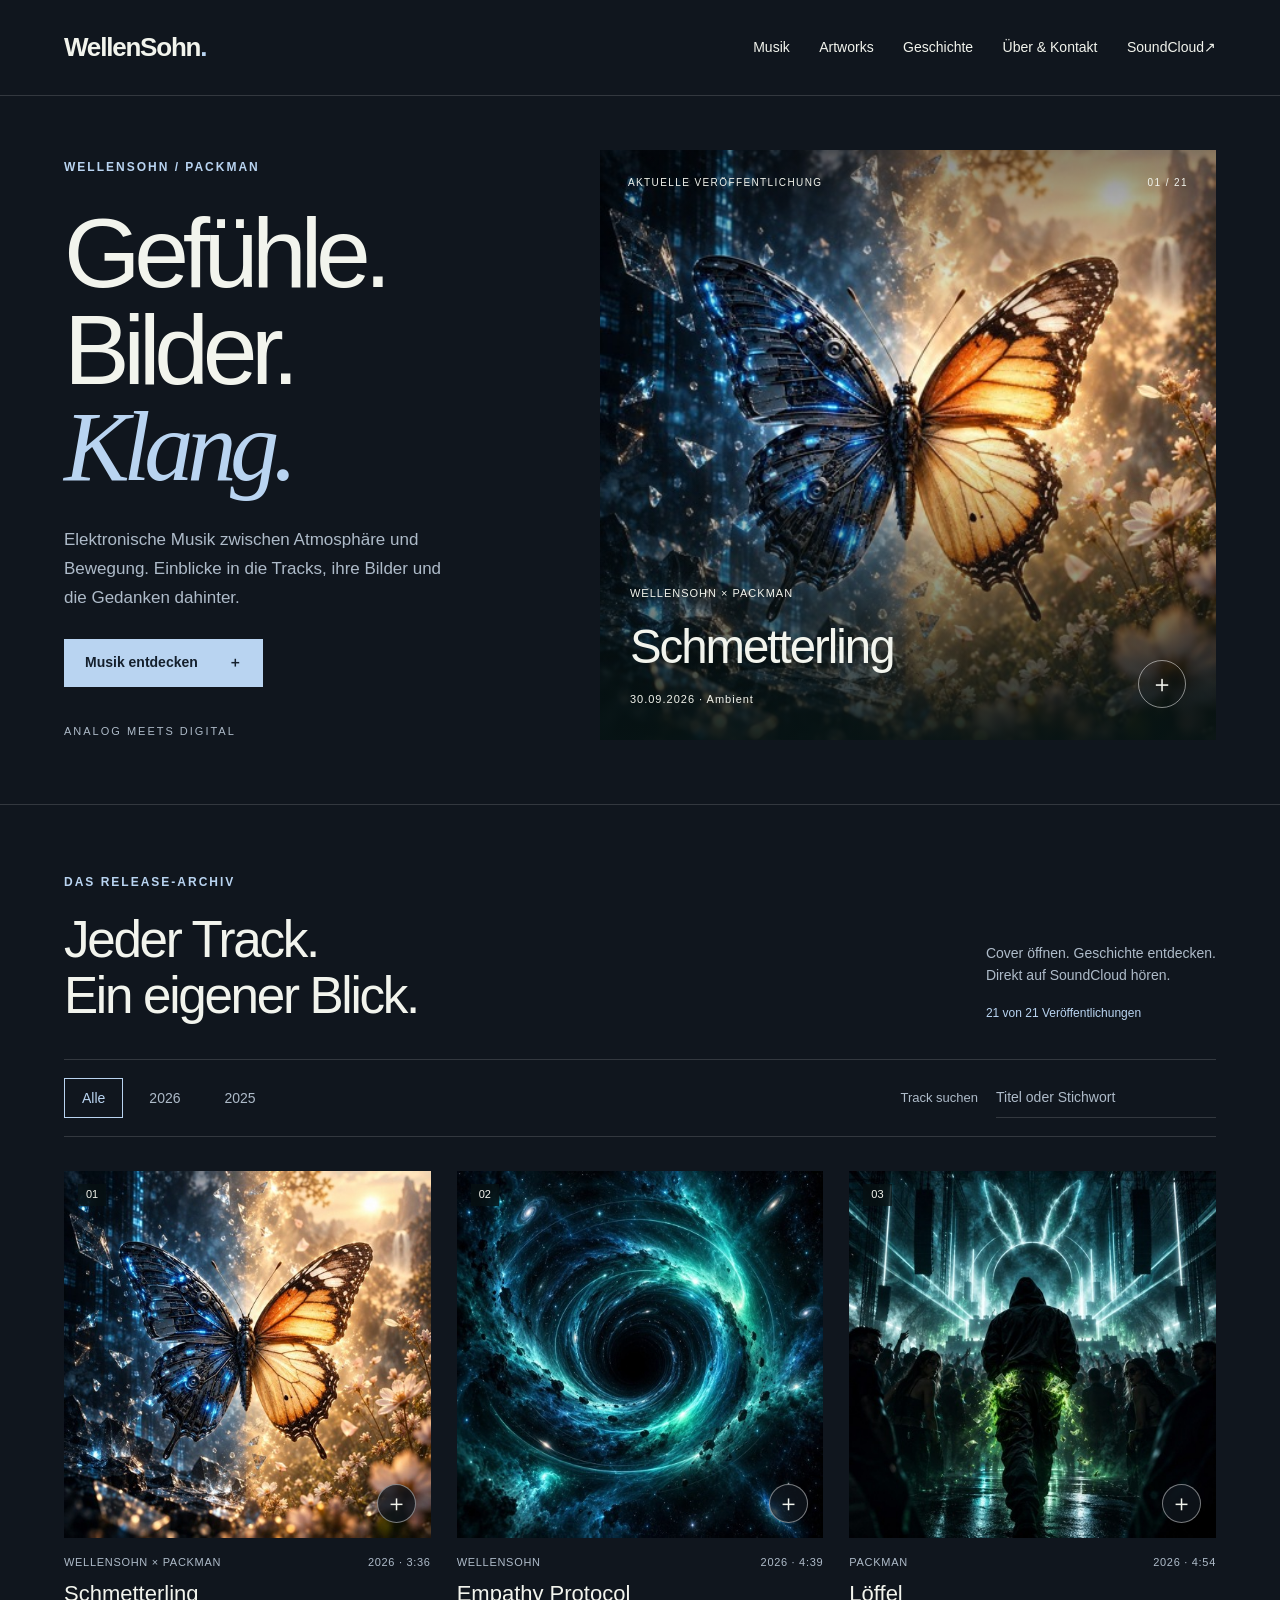
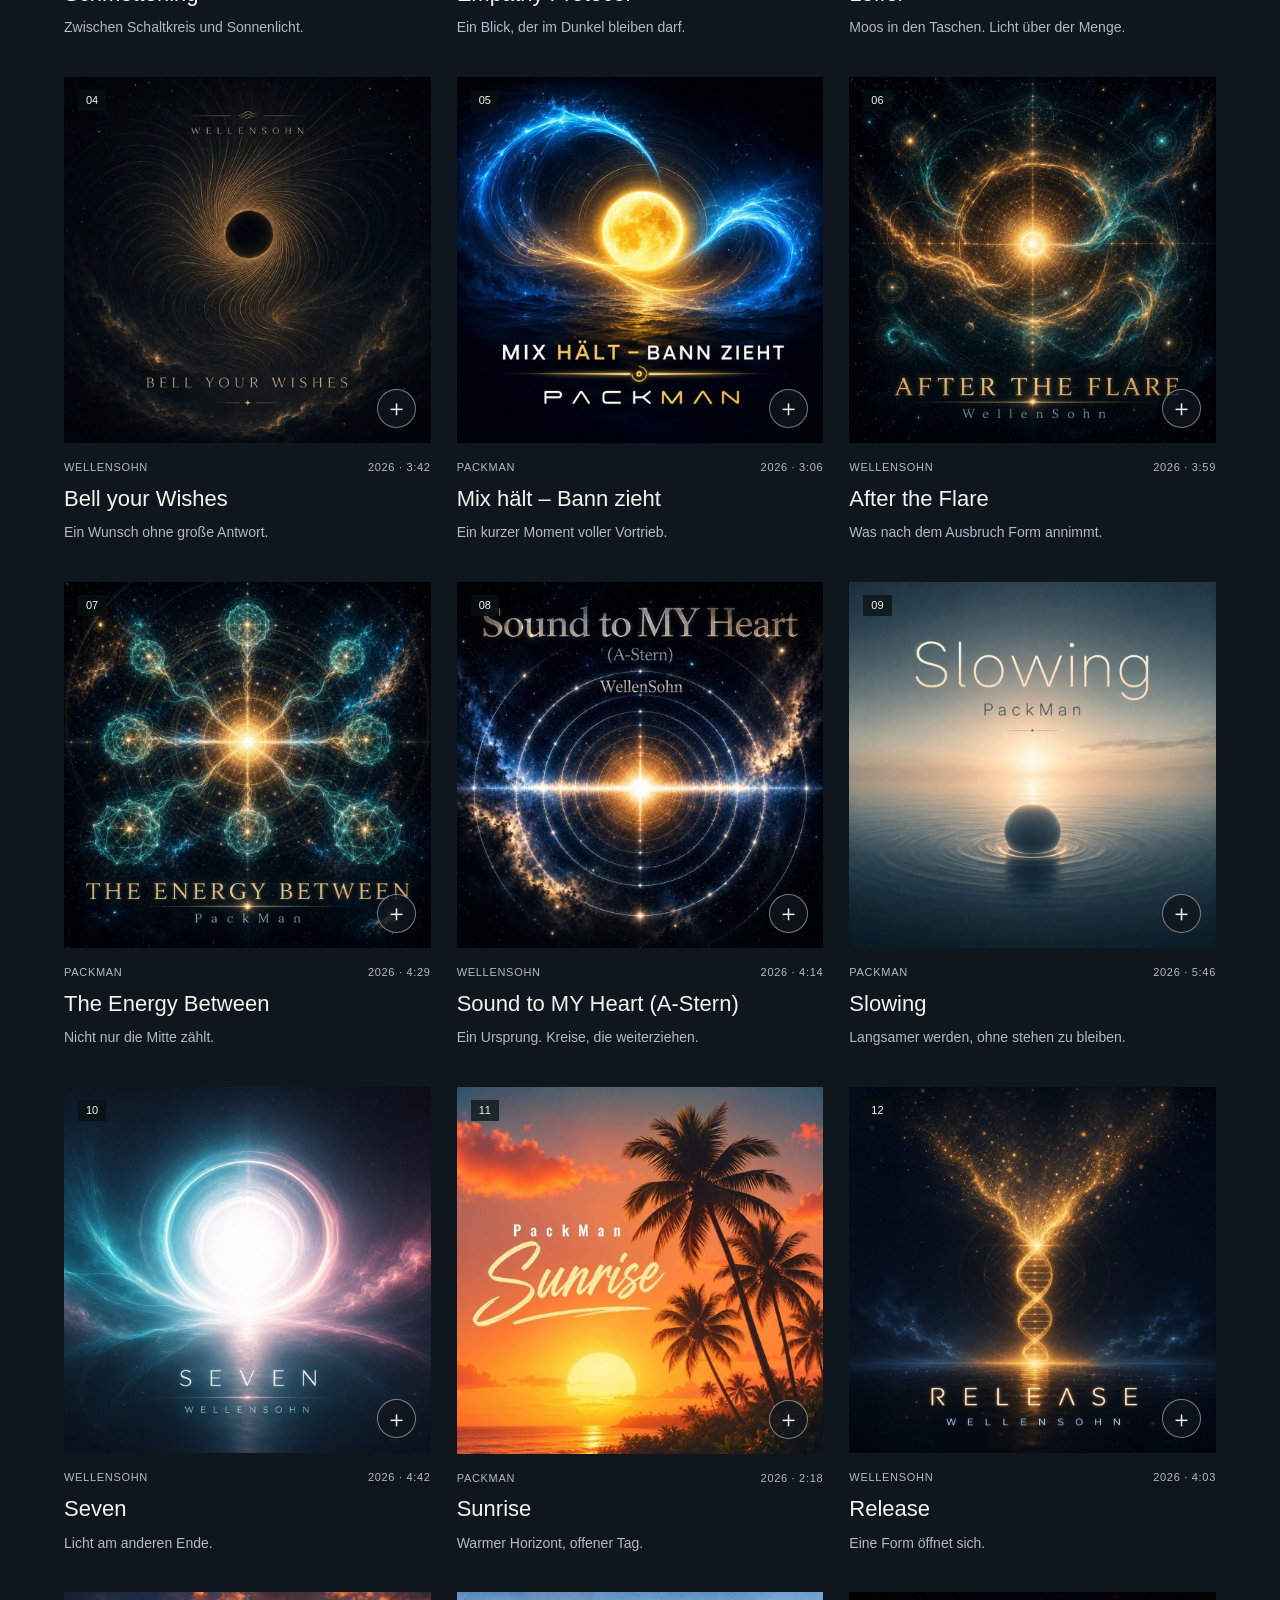
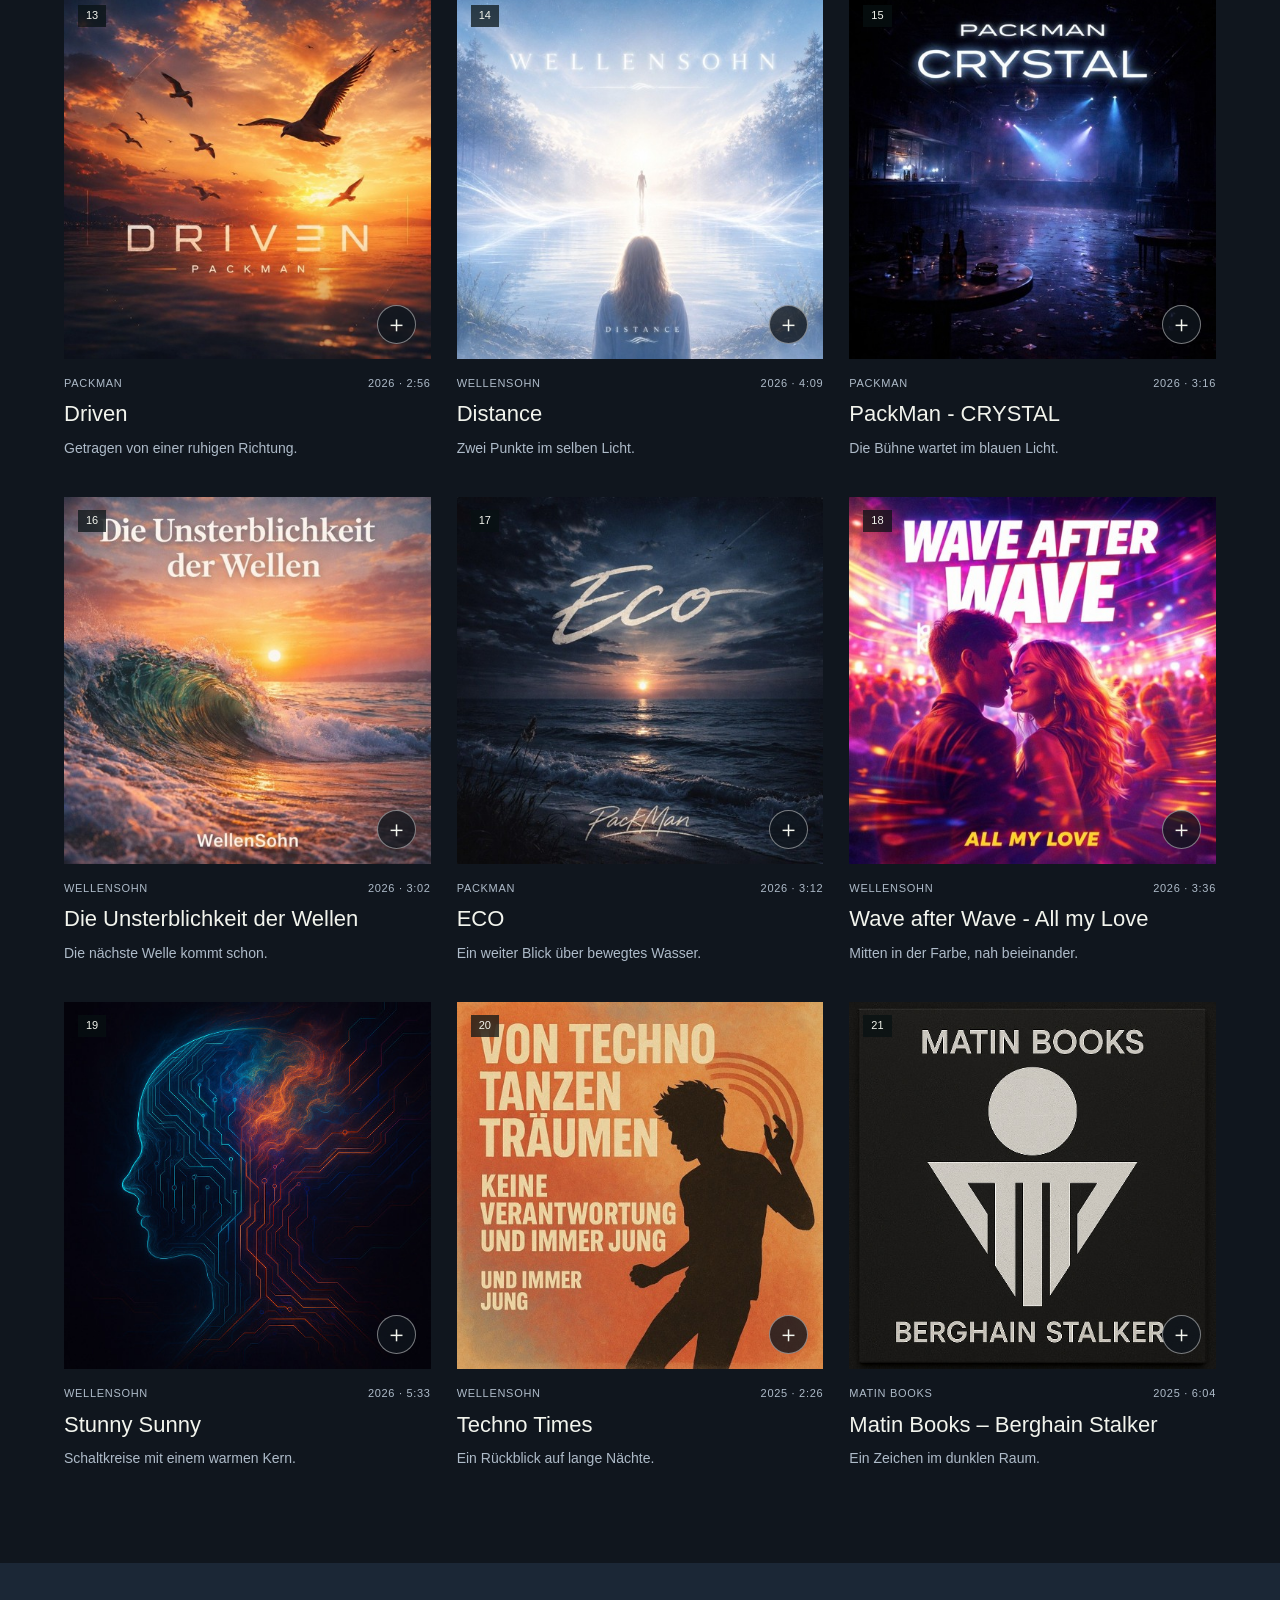
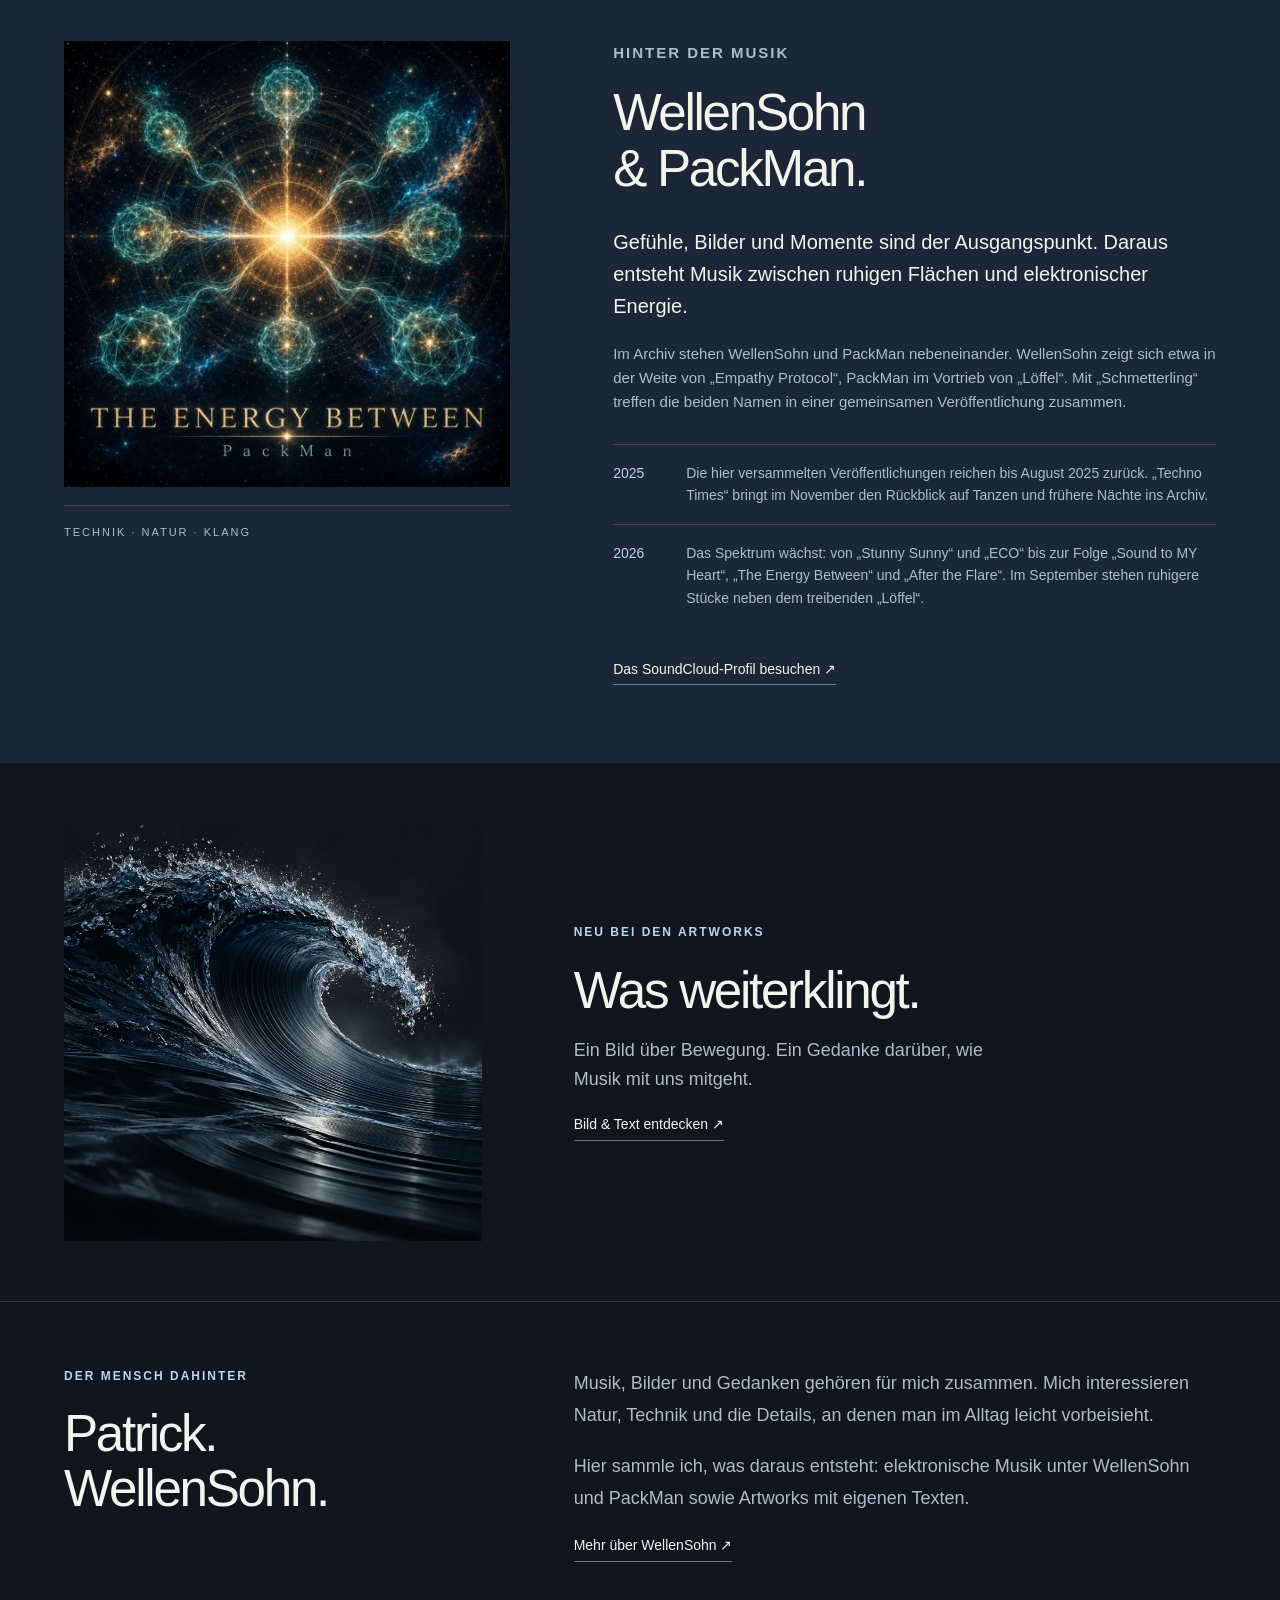
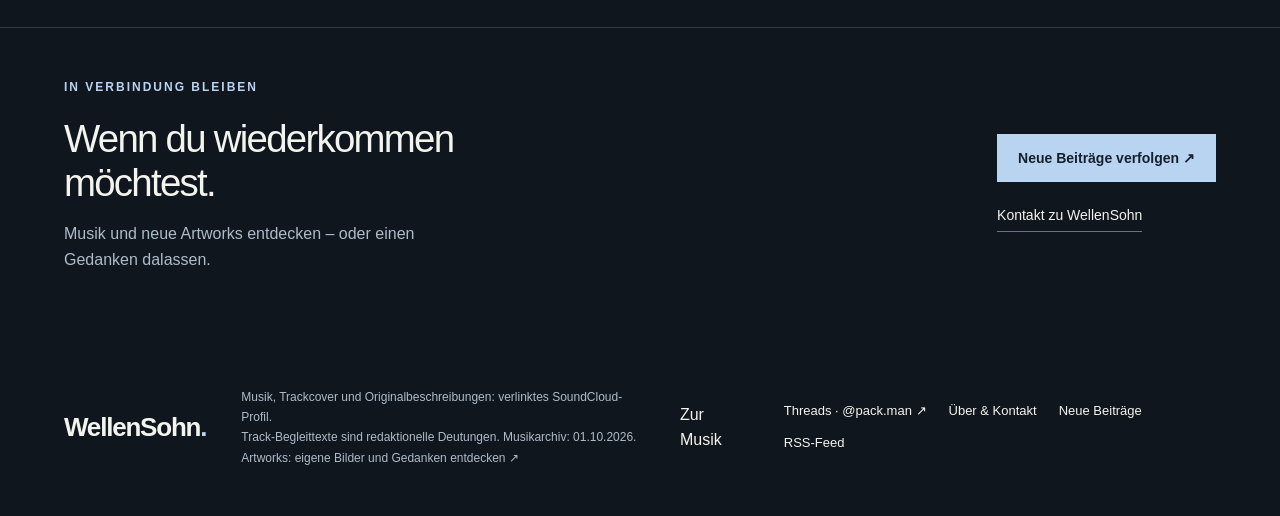
<file: index.html>
<!doctype html>
<html lang="de">
<head>
<meta charset="utf-8"><meta name="viewport" content="width=device-width, initial-scale=1">
<meta name="theme-color" content="#10161e">
<meta name="description" content="WellenSohn – Veröffentlichungen, Cover und Geschichten zwischen Atmosphäre und elektronischer Bewegung. Musik von WellenSohn und PackMan auf SoundCloud.">
<title>WellenSohn · Musik, Artworks & Geschichten</title>
<link rel="icon" type="image/svg+xml" href="assets/favicon.svg">
<link rel="stylesheet" href="style.css"><link rel="stylesheet" href="artworks.css">
<script defer src="tracks.js"></script><script defer src="app.js"></script>
<link rel="stylesheet" href="community.css"><link rel="alternate" type="application/rss+xml" title="WellenSohn – neue Beiträge" href="feed.xml"></head>
<body>
<a class="skip" href="#musik">Direkt zur Musik</a>
<header class="header"><a href="#" class="wordmark" aria-label="WellenSohn Startseite">WellenSohn<span class="brand-dot">.</span></a><nav aria-label="Hauptnavigation"><a href="#musik">Musik</a><a href="artworks.html">Artworks</a><a href="#geschichte">Geschichte</a><a href="ueber.html">Über & Kontakt</a><a href="https://soundcloud.com/pack-man-405653013" target="_blank" rel="noopener noreferrer">SoundCloud <span aria-hidden="true">↗</span></a></nav></header>
<main>
<section class="hero" aria-labelledby="hero-title">
<div class="hero-copy"><p class="eyebrow">WELLENSOHN / PACKMAN</p><h1 id="hero-title">Gefühle.<br>Bilder.<br><em>Klang.</em></h1><p class="hero-intro">Elektronische Musik zwischen Atmosphäre und Bewegung. Einblicke in die Tracks, ihre Bilder und die Gedanken dahinter.</p><a class="button light" href="#musik">Musik entdecken <span aria-hidden="true">＋</span></a><p class="hero-foot">ANALOG MEETS DIGITAL</p></div>
<button class="hero-art" data-track="schmetterling" aria-label="Schmetterling: Cover und Begleittext öffnen"><img src="assets/schmetterling.jpg" alt="Cover von Schmetterling" width="500" height="500" fetchpriority="high"><span class="hero-art-shade"></span><span class="hero-art-top">AKTUELLE VERÖFFENTLICHUNG <span>01 / 21</span></span><span class="hero-art-caption"><span><small>WELLENSOHN × PACKMAN</small><strong>Schmetterling</strong><small>30.09.2026 · Ambient</small></span><span class="round" aria-hidden="true">＋</span></span></button>
</section>
<section class="music-section" id="musik" aria-labelledby="music-title"><div class="section-heading"><div><p class="eyebrow">DAS RELEASE-ARCHIV</p><h2 id="music-title">Jeder Track.<br>Ein eigener Blick.</h2></div><div class="archive-note"><p>Cover öffnen. Geschichte entdecken.<br>Direkt auf SoundCloud hören.</p><span id="count">21 Veröffentlichungen</span></div></div><div class="catalog-bar"><div class="year-buttons" role="group" aria-label="Nach Jahr filtern"><button class="year active" data-year="all" aria-pressed="true">Alle</button><button class="year" data-year="2026" aria-pressed="false">2026</button><button class="year" data-year="2025" aria-pressed="false">2025</button></div><label class="search-label"><span>Track suchen</span><input id="search" type="search" placeholder="Titel oder Stichwort" autocomplete="off"></label></div><div id="tracks" class="track-grid"></div><p id="empty" class="empty" hidden>Kein Track gefunden. Versuche ein anderes Stichwort.</p><p id="result-status" class="sr-only" role="status" aria-live="polite"></p><noscript><p>Für das interaktive Archiv bitte JavaScript aktivieren. <a href="https://soundcloud.com/pack-man-405653013/tracks">Alle Tracks direkt auf SoundCloud hören.</a></p></noscript></section>
<section class="history" id="geschichte" aria-labelledby="history-title"><div class="history-image"><img src="assets/the-energy-between.jpg" alt="Cover von The Energy Between" width="500" height="500" loading="lazy"><span>TECHNIK · NATUR · KLANG</span></div><div class="history-copy"><p class="eyebrow">HINTER DER MUSIK</p><h2 id="history-title">WellenSohn<br>& PackMan.</h2><p class="lead">Gefühle, Bilder und Momente sind der Ausgangspunkt. Daraus entsteht Musik zwischen ruhigen Flächen und elektronischer Energie.</p><p>Im Archiv stehen WellenSohn und PackMan nebeneinander. WellenSohn zeigt sich etwa in der Weite von „Empathy Protocol“, PackMan im Vortrieb von „Löffel“. Mit „Schmetterling“ treffen die beiden Namen in einer gemeinsamen Veröffentlichung zusammen.</p><div class="timeline"><div><span>2025</span><p>Die hier versammelten Veröffentlichungen reichen bis August 2025 zurück. „Techno Times“ bringt im November den Rückblick auf Tanzen und frühere Nächte ins Archiv.</p></div><div><span>2026</span><p>Das Spektrum wächst: von „Stunny Sunny“ und „ECO“ bis zur Folge „Sound to MY Heart“, „The Energy Between“ und „After the Flare“. Im September stehen ruhigere Stücke neben dem treibenden „Löffel“.</p></div></div><a class="text-link" href="https://soundcloud.com/pack-man-405653013" target="_blank" rel="noopener noreferrer">Das SoundCloud-Profil besuchen ↗</a></div></section>
<section class="home-artwork" aria-labelledby="home-artwork-title"><a href="artworks/was-weiterklingt.html" aria-label="Artwork Was weiterklingt öffnen"><img src="assets/artworks/was-weiterklingt-720.webp" width="720" height="720" loading="lazy" alt="Dunkelblaue Welle mit feinen Linien wie Schallplattenrillen"></a><div><p class="eyebrow">NEU BEI DEN ARTWORKS</p><h2 id="home-artwork-title">Was weiterklingt.</h2><p>Ein Bild über Bewegung. Ein Gedanke darüber, wie Musik mit uns mitgeht.</p><a class="text-link" href="artworks/was-weiterklingt.html">Bild & Text entdecken ↗</a></div></section><section class="about-preview" aria-labelledby="about-preview-title"><div><p class="eyebrow">DER MENSCH DAHINTER</p><h2 id="about-preview-title">Patrick.<br>WellenSohn.</h2></div><div><p>Musik, Bilder und Gedanken gehören für mich zusammen. Mich interessieren Natur, Technik und die Details, an denen man im Alltag leicht vorbeisieht.</p><p>Hier sammle ich, was daraus entsteht: elektronische Musik unter WellenSohn und PackMan sowie Artworks mit eigenen Texten.</p><a class="text-link" href="ueber.html">Mehr über WellenSohn ↗</a></div></section><aside class="stay-connected" aria-labelledby="stay-title"><div><p class="eyebrow">IN VERBINDUNG BLEIBEN</p><h2 id="stay-title">Wenn du wiederkommen möchtest.</h2><p>Musik und neue Artworks entdecken – oder einen Gedanken dalassen.</p></div><div class="connection-links"><a class="button light" href="ueber.html#folgen">Neue Beiträge verfolgen ↗</a><a class="text-link" href="ueber.html#kontakt">Kontakt zu WellenSohn</a></div></aside></main>
<footer><a href="#" class="wordmark">WellenSohn<span class="brand-dot">.</span></a><p>Musik, Trackcover und Originalbeschreibungen: verlinktes SoundCloud-Profil.<br>Track-Begleittexte sind redaktionelle Deutungen. Musikarchiv: 01.10.2026.<br><a href="artworks.html">Artworks: eigene Bilder und Gedanken entdecken ↗</a></p><a href="#musik">Zur Musik</a><div class="footer-links"><a href="https://www.threads.com/@pack.man" target="_blank" rel="noopener noreferrer">Threads · @pack.man ↗</a><a href="ueber.html">Über & Kontakt</a><a href="ueber.html#folgen">Neue Beiträge</a><a href="feed.xml">RSS-Feed</a></div></footer>
<dialog id="track-dialog" aria-labelledby="detail-title"><div class="dialog-inner"><button class="close-button" aria-label="Track-Ansicht schließen">✕</button><div class="detail-visual"><img id="detail-art" alt="" width="500" height="500"></div><div class="detail-copy"><p id="detail-meta" class="eyebrow"></p><h2 id="detail-title"></h2><div id="detail-tags" class="tags"></div><p class="story-label">ZUM TRACK · KREATIVE INTERPRETATION</p><p id="detail-story" class="story"></p><details id="original"><summary>Originalbeschreibung auf SoundCloud</summary><p id="detail-description"></p></details><div id="player-area"><button id="load-player" class="button light">▶ Auf dieser Seite anhören</button><p class="player-note">Lädt den SoundCloud-Player. Dabei wird eine Verbindung zu SoundCloud hergestellt.</p></div><a id="detail-link" class="text-link" target="_blank" rel="noopener noreferrer">Track auf SoundCloud öffnen ↗</a><div class="detail-bottom"><button id="previous" aria-label="Vorheriger Track">← Vorheriger</button><span id="detail-position"></span><button id="next" aria-label="Nächster Track">Nächster →</button></div></div></div></dialog>
</body></html>
</file>
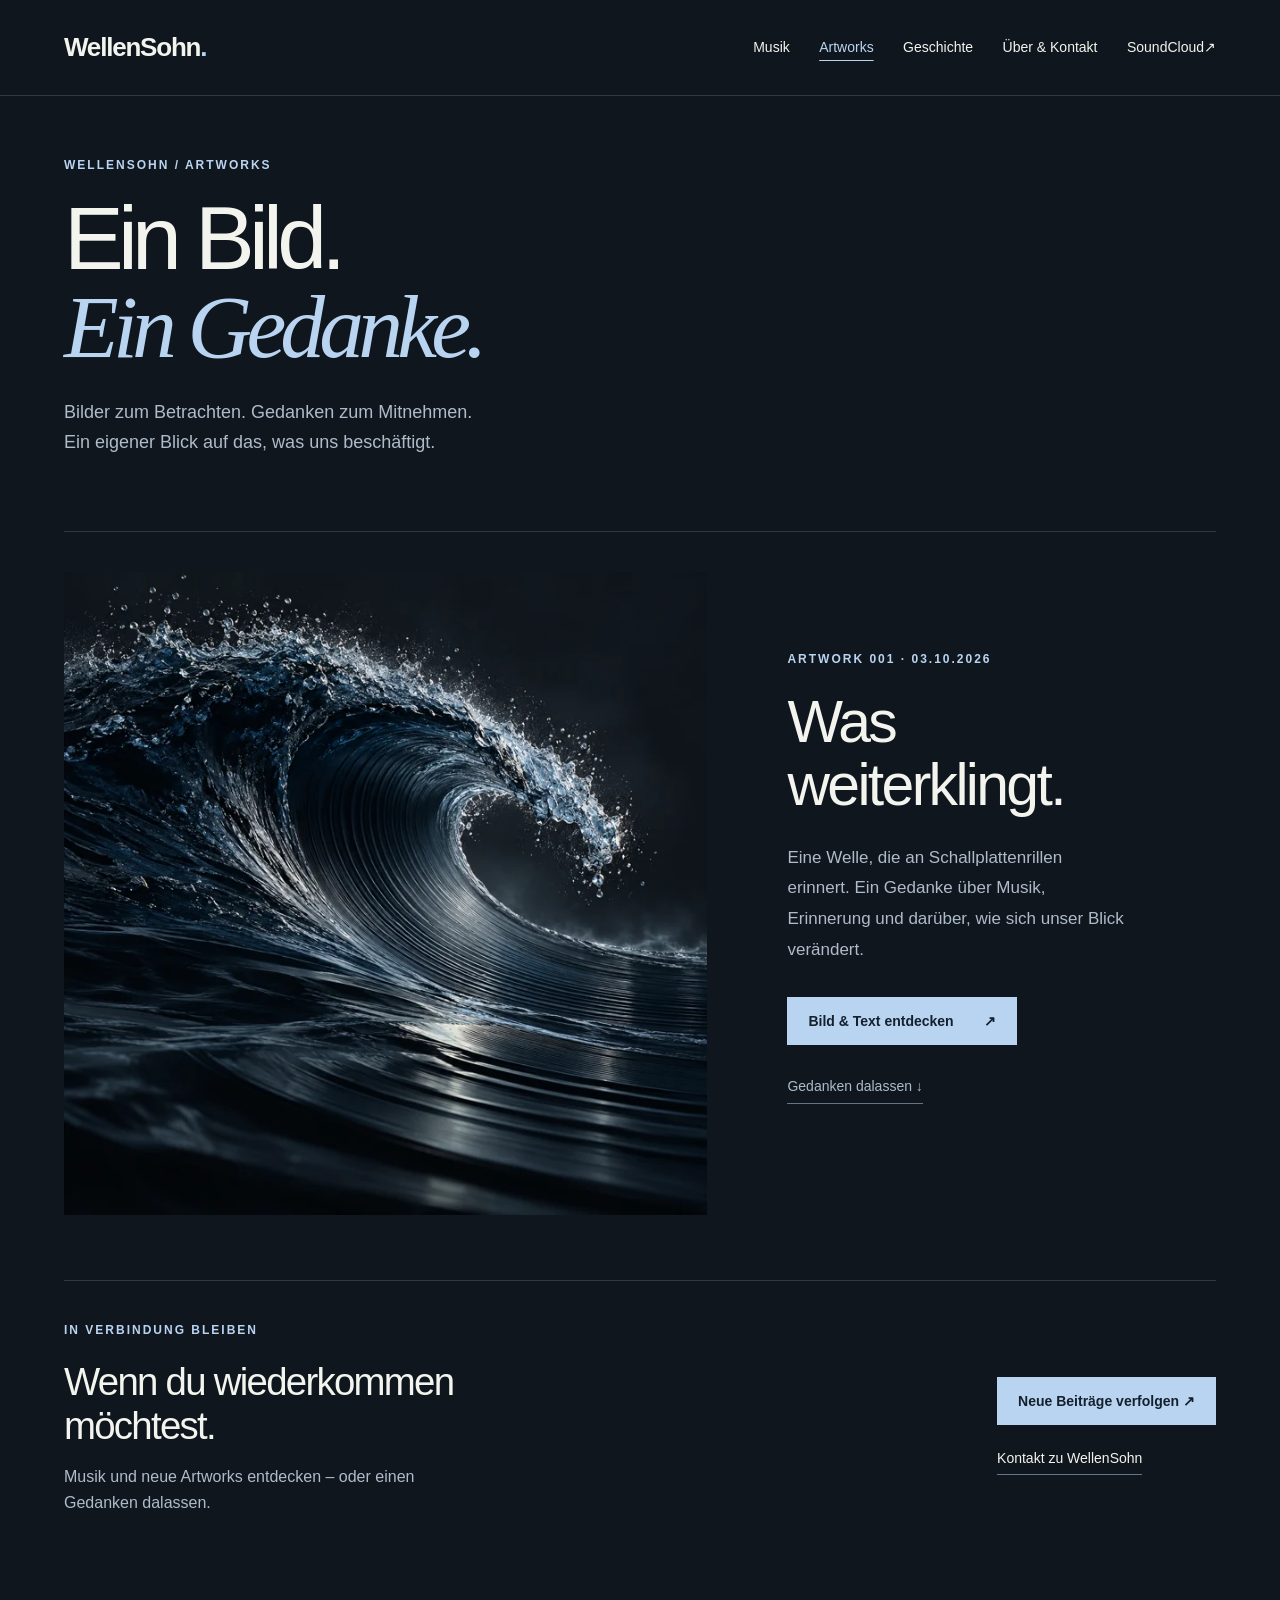
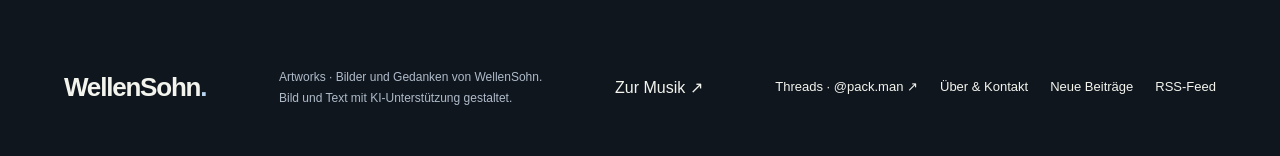
<file: artworks.html>
<!doctype html>
<html lang="de"><head>
<meta charset="utf-8"><meta name="viewport" content="width=device-width, initial-scale=1">
<meta name="theme-color" content="#10161e">
<title>Artworks · WellenSohn</title>
<meta name="description" content="Bilder und Gedanken von WellenSohn. Eine Galerie über Bewegung, Erinnerung und das, was weiterklingt.">
<link rel="canonical" href="https://wellensohn-packman.github.io/wellensohn-music/artworks.html">
<meta property="og:type" content="website">
<meta property="og:title" content="Artworks · WellenSohn">
<meta property="og:description" content="Bilder und Gedanken von WellenSohn. Eine Galerie über Bewegung, Erinnerung und das, was weiterklingt.">
<meta property="og:url" content="https://wellensohn-packman.github.io/wellensohn-music/artworks.html">
<meta property="og:image" content="https://wellensohn-packman.github.io/wellensohn-music/assets/artworks/was-weiterklingt.webp">
<meta property="og:image:alt" content="Eine dunkelblaue Welle mit silbernen Lichtkanten; ihre feinen Linien erinnern an die Rillen einer Schallplatte.">
<meta name="twitter:card" content="summary_large_image">
<link rel="icon" type="image/svg+xml" href="assets/favicon.svg">
<link rel="stylesheet" href="style.css">
<link rel="stylesheet" href="artworks.css">
<link rel="stylesheet" href="community.css"><link rel="alternate" type="application/rss+xml" title="WellenSohn – neue Beiträge" href="feed.xml"></head><body><a class="skip" href="#inhalt">Direkt zum Inhalt</a><header class="header"><a href="index.html" class="wordmark" aria-label="WellenSohn Startseite">WellenSohn<span class="brand-dot">.</span></a><nav aria-label="Hauptnavigation"><a href="index.html#musik">Musik</a><a href="artworks.html" aria-current="page">Artworks</a><a href="index.html#geschichte">Geschichte</a><a href="ueber.html">Über & Kontakt</a><a href="https://soundcloud.com/pack-man-405653013" target="_blank" rel="noopener noreferrer">SoundCloud <span aria-hidden="true">↗</span></a></nav></header>
<main id="inhalt" class="artworks-main">
<section class="artworks-intro" aria-labelledby="artworks-title"><p class="eyebrow">WELLENSOHN / ARTWORKS</p><h1 id="artworks-title">Ein Bild.<br><em>Ein Gedanke.</em></h1><p>Bilder zum Betrachten. Gedanken zum Mitnehmen.<br>Ein eigener Blick auf das, was uns beschäftigt.</p></section>
<section aria-label="Artwork-Beiträge" class="artwork-gallery">
<article class="artwork-feature"><a class="artwork-image-link" href="artworks/was-weiterklingt.html" aria-label="Was weiterklingt – Bild und Text öffnen"><img src="assets/artworks/was-weiterklingt.webp" srcset="assets/artworks/was-weiterklingt-720.webp 720w, assets/artworks/was-weiterklingt.webp 1254w" sizes="(max-width: 760px) 90vw, 52vw" width="1254" height="1254" alt="Eine dunkelblaue Welle mit silbernen Lichtkanten; ihre feinen Linien erinnern an die Rillen einer Schallplatte." fetchpriority="high"></a><div class="artwork-summary"><p class="eyebrow">ARTWORK 001 · <time datetime="2026-10-03">03.10.2026</time></p><h2><a href="artworks/was-weiterklingt.html">Was<br> weiterklingt.</a></h2><p>Eine Welle, die an Schallplattenrillen erinnert. Ein Gedanke über Musik, Erinnerung und darüber, wie sich unser Blick verändert.</p><a class="button light" href="artworks/was-weiterklingt.html">Bild & Text entdecken <span aria-hidden="true">↗</span></a><p><a class="text-link" href="artworks/was-weiterklingt.html#gedanken">Gedanken dalassen ↓</a></p></div></article>
</section><aside class="stay-connected" aria-labelledby="stay-title"><div><p class="eyebrow">IN VERBINDUNG BLEIBEN</p><h2 id="stay-title">Wenn du wiederkommen möchtest.</h2><p>Musik und neue Artworks entdecken – oder einen Gedanken dalassen.</p></div><div class="connection-links"><a class="button light" href="ueber.html#folgen">Neue Beiträge verfolgen ↗</a><a class="text-link" href="ueber.html#kontakt">Kontakt zu WellenSohn</a></div></aside></main><footer><a href="index.html" class="wordmark">WellenSohn<span class="brand-dot">.</span></a><p>Artworks · Bilder und Gedanken von WellenSohn.<br>Bild und Text mit KI-Unterstützung gestaltet.</p><a href="index.html#musik">Zur Musik ↗</a><div class="footer-links"><a href="https://www.threads.com/@pack.man" target="_blank" rel="noopener noreferrer">Threads · @pack.man ↗</a><a href="ueber.html">Über & Kontakt</a><a href="ueber.html#folgen">Neue Beiträge</a><a href="feed.xml">RSS-Feed</a></div></footer></body></html>
</file>
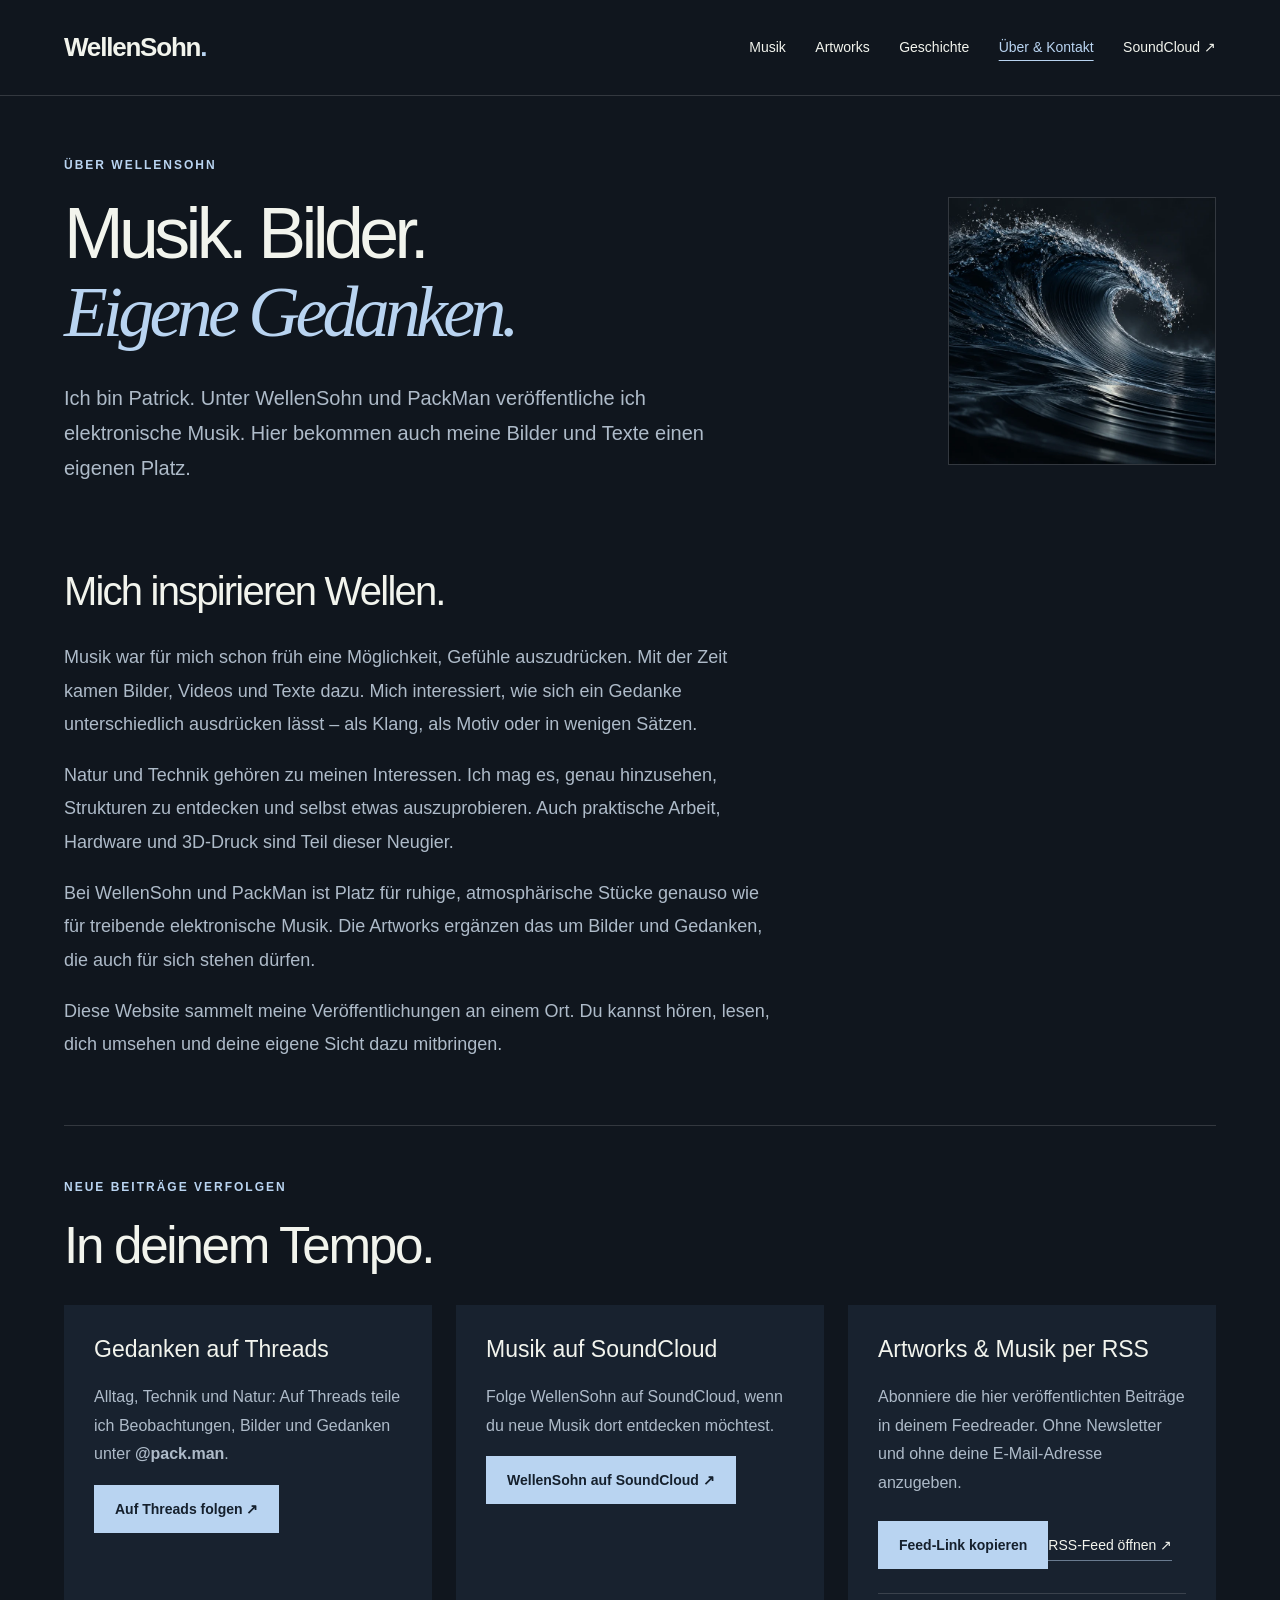
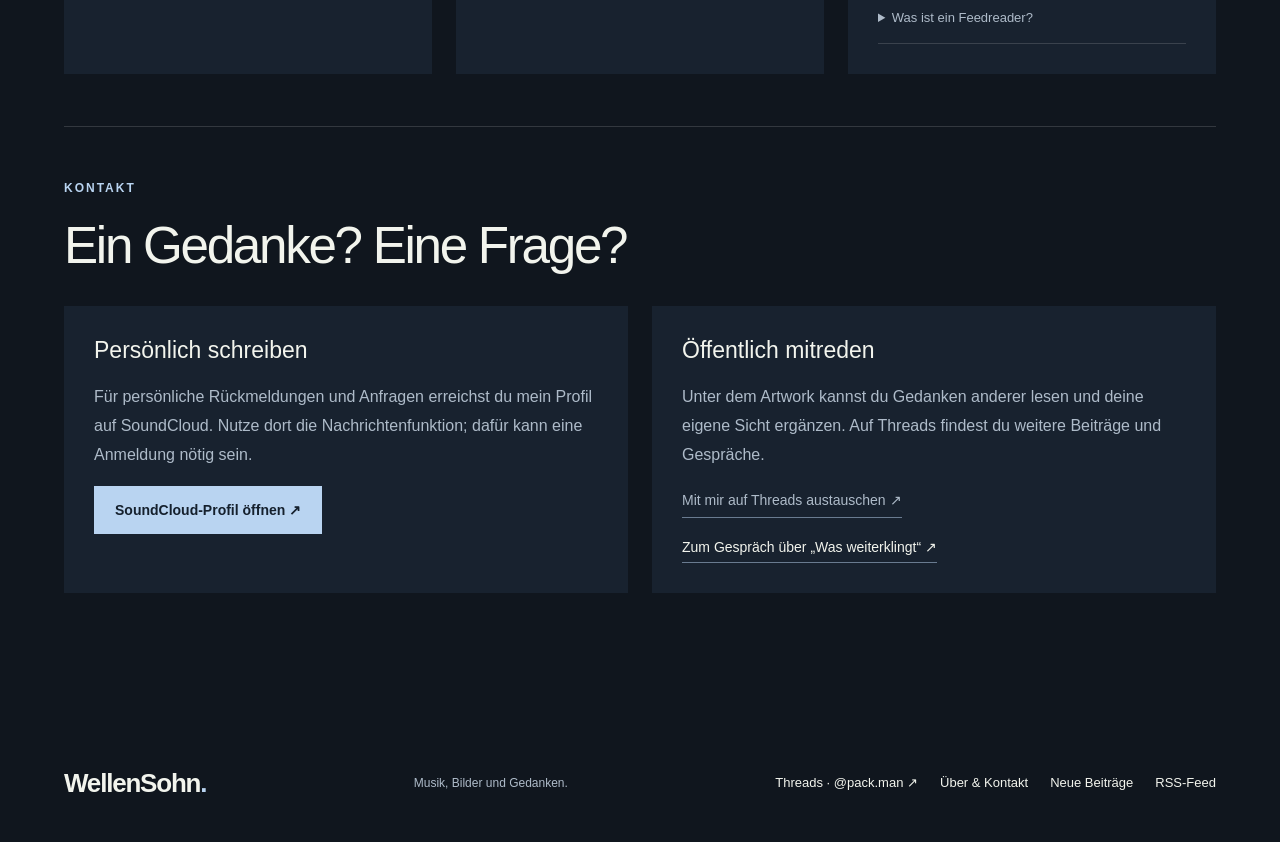
<file: ueber.html>
<!doctype html><html lang="de"><head>
<meta charset="utf-8"><meta name="viewport" content="width=device-width, initial-scale=1"><meta name="theme-color" content="#10161e">
<title>Über & Kontakt · WellenSohn</title><meta name="description" content="Patrick hinter WellenSohn: elektronische Musik, Artworks und eigene Gedanken. Kontakt aufnehmen und neue Beiträge verfolgen.">
<link rel="canonical" href="https://wellensohn-packman.github.io/wellensohn-music/ueber.html"><meta property="og:title" content="Über & Kontakt · WellenSohn"><meta property="og:description" content="Musik. Bilder. Gedanken. Ein wenig über Patrick und WellenSohn."><meta property="og:image" content="https://wellensohn-packman.github.io/wellensohn-music/assets/artworks/was-weiterklingt.webp">
<link rel="icon" href="assets/favicon.svg" type="image/svg+xml"><link rel="stylesheet" href="style.css"><link rel="stylesheet" href="artworks.css"><link rel="stylesheet" href="community.css"><link rel="alternate" type="application/rss+xml" title="WellenSohn – neue Beiträge" href="feed.xml">
</head><body><a class="skip" href="#inhalt">Direkt zum Inhalt</a><header class="header"><a href="index.html" class="wordmark" aria-label="WellenSohn Startseite">WellenSohn<span class="brand-dot">.</span></a><nav aria-label="Hauptnavigation"><a href="index.html#musik">Musik</a><a href="artworks.html">Artworks</a><a href="index.html#geschichte">Geschichte</a><a href="ueber.html" aria-current="page">Über & Kontakt</a><a href="https://soundcloud.com/pack-man-405653013" target="_blank" rel="noopener noreferrer">SoundCloud ↗</a></nav></header>
<main id="inhalt" class="about-main"><section class="about-intro" aria-labelledby="about-title"><div><p class="eyebrow">ÜBER WELLENSOHN</p><h1 id="about-title">Musik. Bilder.<br><em>Eigene Gedanken.</em></h1><p class="about-lead">Ich bin Patrick. Unter WellenSohn und PackMan veröffentliche ich elektronische Musik. Hier bekommen auch meine Bilder und Texte einen eigenen Platz.</p></div><img src="assets/artworks/was-weiterklingt-720.webp" alt="WellenSohn-Artwork: dunkelblaue Welle mit silbernen Lichtkanten" width="720" height="720"></section>
<section class="bio-copy" aria-labelledby="bio-title"><h2 id="bio-title">Mich inspirieren Wellen.</h2><p>Musik war für mich schon früh eine Möglichkeit, Gefühle auszudrücken. Mit der Zeit kamen Bilder, Videos und Texte dazu. Mich interessiert, wie sich ein Gedanke unterschiedlich ausdrücken lässt – als Klang, als Motiv oder in wenigen Sätzen.</p><p>Natur und Technik gehören zu meinen Interessen. Ich mag es, genau hinzusehen, Strukturen zu entdecken und selbst etwas auszuprobieren. Auch praktische Arbeit, Hardware und 3D-Druck sind Teil dieser Neugier.</p><p>Bei WellenSohn und PackMan ist Platz für ruhige, atmosphärische Stücke genauso wie für treibende elektronische Musik. Die Artworks ergänzen das um Bilder und Gedanken, die auch für sich stehen dürfen.</p><p>Diese Website sammelt meine Veröffentlichungen an einem Ort. Du kannst hören, lesen, dich umsehen und deine eigene Sicht dazu mitbringen.</p></section>
<section class="connection-section" id="folgen" aria-labelledby="follow-title"><p class="eyebrow">NEUE BEITRÄGE VERFOLGEN</p><h2 id="follow-title">In deinem Tempo.</h2><div class="connection-grid follow-grid"><article class="connection-card"><h3>Gedanken auf Threads</h3><p>Alltag, Technik und Natur: Auf Threads teile ich Beobachtungen, Bilder und Gedanken unter <strong>@pack.man</strong>.</p><a class="button light" href="https://www.threads.com/@pack.man" target="_blank" rel="noopener noreferrer">Auf Threads folgen ↗</a></article><article class="connection-card"><h3>Musik auf SoundCloud</h3><p>Folge WellenSohn auf SoundCloud, wenn du neue Musik dort entdecken möchtest.</p><a class="button light" href="https://soundcloud.com/pack-man-405653013" target="_blank" rel="noopener noreferrer">WellenSohn auf SoundCloud ↗</a></article><article class="connection-card"><h3>Artworks & Musik per RSS</h3><p>Abonniere die hier veröffentlichten Beiträge in deinem Feedreader. Ohne Newsletter und ohne deine E-Mail-Adresse anzugeben.</p><button class="button light" id="copy-feed" type="button" hidden>Feed-Link kopieren</button><a class="text-link feed-open" href="feed.xml">RSS-Feed öffnen ↗</a><p id="feed-status" role="status" aria-live="polite"></p><input id="feed-url" type="text" readonly aria-label="RSS-Feed-Adresse" hidden><details class="feed-help"><summary>Was ist ein Feedreader?</summary><p>Eine App, in der du neue Beiträge von Websites gesammelt liest. Füge dort die kopierte Feed-Adresse als neues Abonnement hinzu.</p></details></article></div></section>
<section class="connection-section" id="kontakt" aria-labelledby="contact-title"><p class="eyebrow">KONTAKT</p><h2 id="contact-title">Ein Gedanke? Eine Frage?</h2><div class="connection-grid"><article class="connection-card"><h3>Persönlich schreiben</h3><p>Für persönliche Rückmeldungen und Anfragen erreichst du mein Profil auf SoundCloud. Nutze dort die Nachrichtenfunktion; dafür kann eine Anmeldung nötig sein.</p><a class="button light" href="https://soundcloud.com/pack-man-405653013" target="_blank" rel="noopener noreferrer">SoundCloud-Profil öffnen ↗</a></article><article class="connection-card"><h3>Öffentlich mitreden</h3><p>Unter dem Artwork kannst du Gedanken anderer lesen und deine eigene Sicht ergänzen. Auf Threads findest du weitere Beiträge und Gespräche.</p><p><a class="text-link" href="https://www.threads.com/@pack.man" target="_blank" rel="noopener noreferrer">Mit mir auf Threads austauschen ↗</a></p><a class="text-link" href="artworks/was-weiterklingt.html#gedanken">Zum Gespräch über „Was weiterklingt“ ↗</a></article></div></section>
</main><footer><a href="index.html" class="wordmark">WellenSohn<span class="brand-dot">.</span></a><p>Musik, Bilder und Gedanken.</p><div class="footer-links"><a href="https://www.threads.com/@pack.man" target="_blank" rel="noopener noreferrer">Threads · @pack.man ↗</a><a href="ueber.html">Über & Kontakt</a><a href="ueber.html#folgen">Neue Beiträge</a><a href="feed.xml">RSS-Feed</a></div></footer><script src="community.js" defer></script></body></html>
</file>
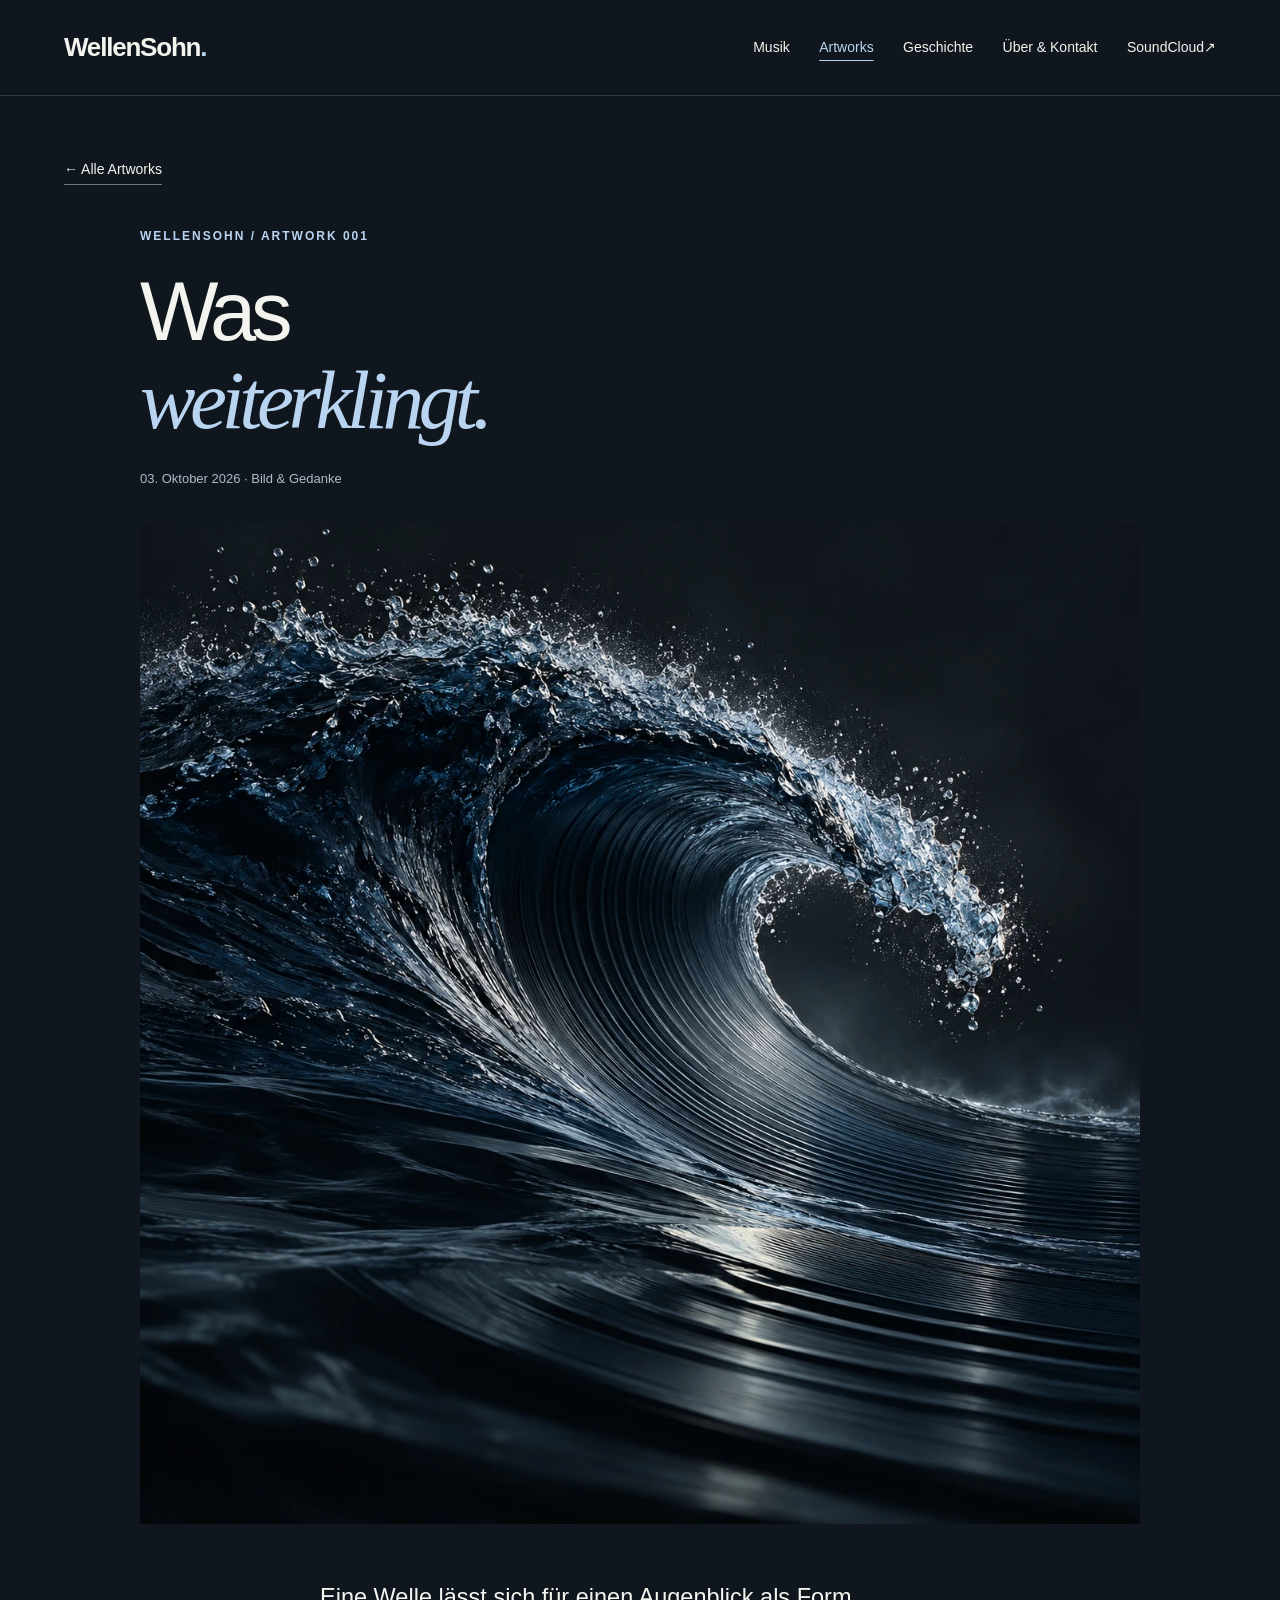
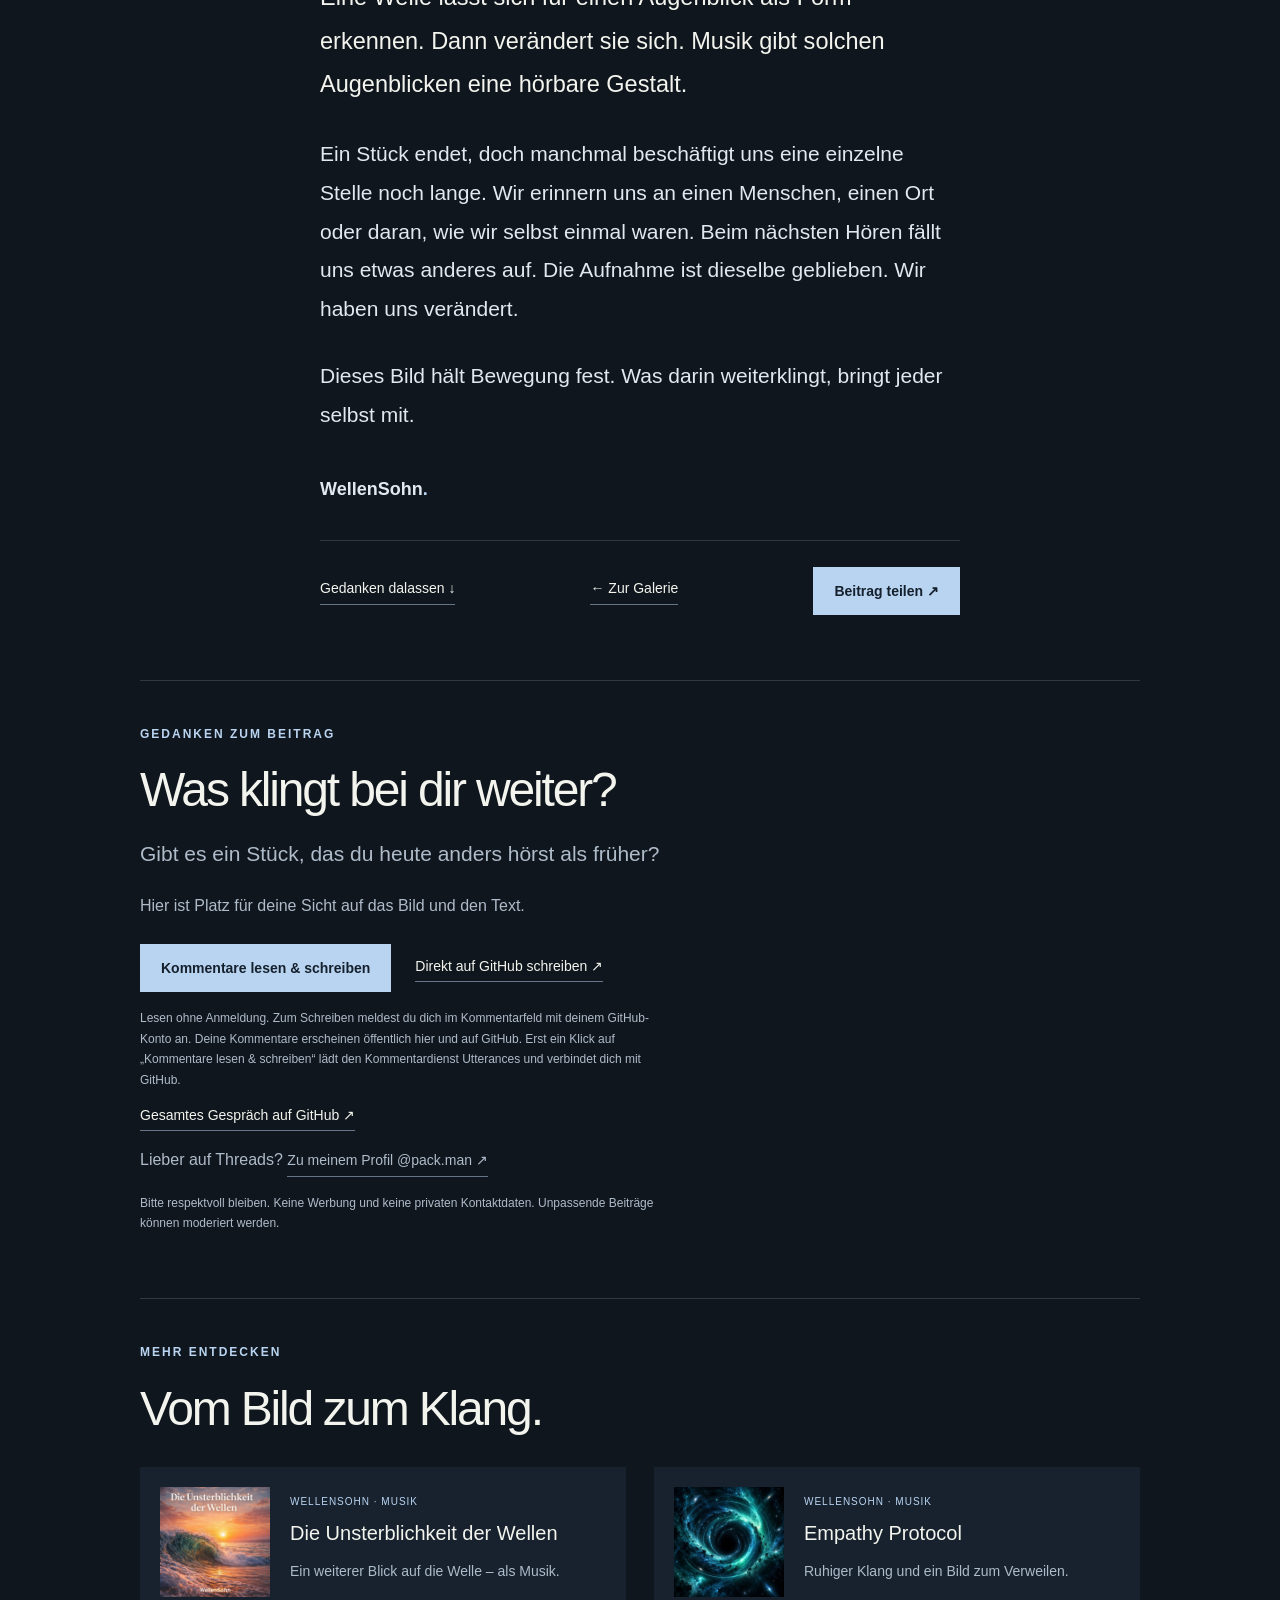
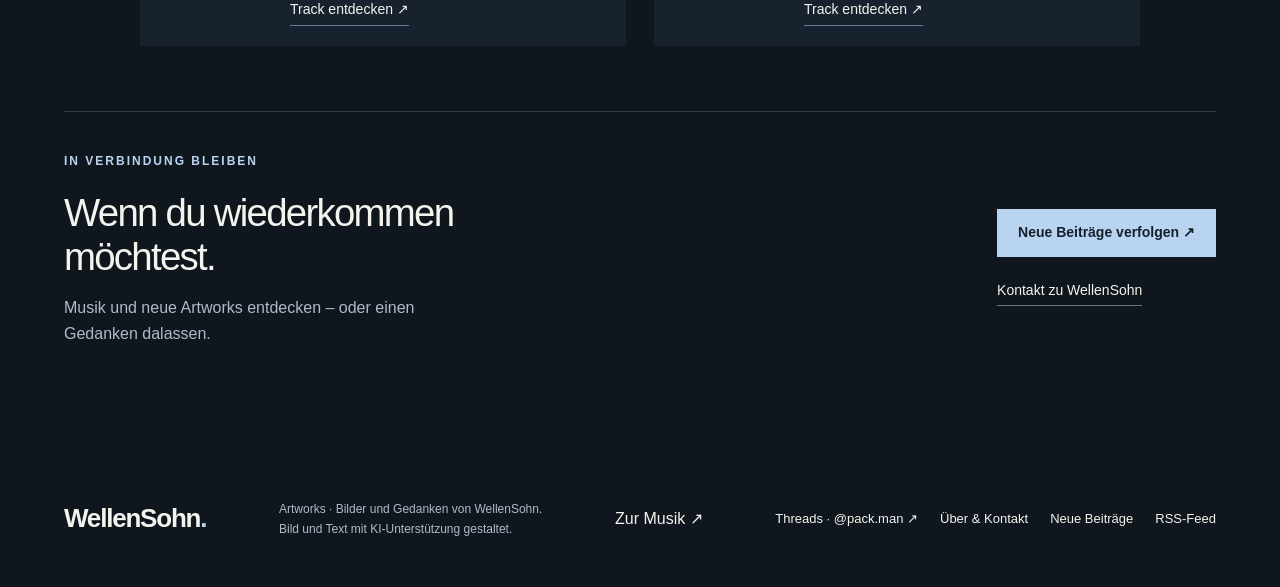
<file: artworks/was-weiterklingt.html>
<!doctype html>
<html lang="de"><head>
<meta charset="utf-8"><meta name="viewport" content="width=device-width, initial-scale=1">
<meta name="theme-color" content="#10161e">
<title>Was weiterklingt · WellenSohn</title>
<meta name="description" content="Dieses Bild hält Bewegung fest. Was darin weiterklingt, bringt jeder selbst mit.">
<link rel="canonical" href="https://wellensohn-packman.github.io/wellensohn-music/artworks/was-weiterklingt.html">
<meta property="og:type" content="article">
<meta property="og:title" content="Was weiterklingt · WellenSohn">
<meta property="og:description" content="Dieses Bild hält Bewegung fest. Was darin weiterklingt, bringt jeder selbst mit.">
<meta property="og:url" content="https://wellensohn-packman.github.io/wellensohn-music/artworks/was-weiterklingt.html">
<meta property="og:image" content="https://wellensohn-packman.github.io/wellensohn-music/assets/artworks/was-weiterklingt.webp">
<meta property="og:image:alt" content="Eine dunkelblaue Welle mit silbernen Lichtkanten; ihre feinen Linien erinnern an die Rillen einer Schallplatte.">
<meta name="twitter:card" content="summary_large_image">
<link rel="icon" type="image/svg+xml" href="../assets/favicon.svg">
<link rel="stylesheet" href="../style.css">
<link rel="stylesheet" href="../artworks.css">
<link rel="stylesheet" href="../community.css"><link rel="alternate" type="application/rss+xml" title="WellenSohn – neue Beiträge" href="../feed.xml"></head><body><a class="skip" href="#inhalt">Direkt zum Inhalt</a><header class="header"><a href="../index.html" class="wordmark" aria-label="WellenSohn Startseite">WellenSohn<span class="brand-dot">.</span></a><nav aria-label="Hauptnavigation"><a href="../index.html#musik">Musik</a><a href="../artworks.html" aria-current="page">Artworks</a><a href="../index.html#geschichte">Geschichte</a><a href="../ueber.html">Über & Kontakt</a><a href="https://soundcloud.com/pack-man-405653013" target="_blank" rel="noopener noreferrer">SoundCloud <span aria-hidden="true">↗</span></a></nav></header>
<main id="inhalt" class="artwork-page"><a class="artwork-back text-link" href="../artworks.html">← Alle Artworks</a>
<article aria-labelledby="artwork-title"><header class="artwork-heading"><p class="eyebrow">WELLENSOHN / ARTWORK 001</p><h1 id="artwork-title">Was <em>weiterklingt.</em></h1><p class="artwork-date"><time datetime="2026-10-03">03. Oktober 2026</time> · Bild & Gedanke</p></header>
<figure class="artwork-full"><img src="../assets/artworks/was-weiterklingt.webp" srcset="../assets/artworks/was-weiterklingt-720.webp 720w, ../assets/artworks/was-weiterklingt.webp 1254w" sizes="(max-width: 760px) 90vw, 1000px" width="1254" height="1254" alt="Eine dunkelblaue Welle mit silbernen Lichtkanten; ihre feinen Linien erinnern an die Rillen einer Schallplatte." fetchpriority="high"></figure>
<div class="artwork-prose"><p>Eine Welle lässt sich für einen Augenblick als Form erkennen. Dann verändert sie sich. Musik gibt solchen Augenblicken eine hörbare Gestalt.</p><p>Ein Stück endet, doch manchmal beschäftigt uns eine einzelne Stelle noch lange. Wir erinnern uns an einen Menschen, einen Ort oder daran, wie wir selbst einmal waren. Beim nächsten Hören fällt uns etwas anderes auf. Die Aufnahme ist dieselbe geblieben. Wir haben uns verändert.</p><p>Dieses Bild hält Bewegung fest. Was darin weiterklingt, bringt jeder selbst mit.</p><p class="artwork-signature">WellenSohn<span class="brand-dot">.</span></p></div>
<div class="artwork-actions"><a class="text-link" href="#gedanken">Gedanken dalassen ↓</a><a class="text-link" href="../artworks.html">← Zur Galerie</a><button class="button light" id="share-artwork" type="button" hidden>Beitrag teilen ↗</button><p id="share-status" role="status" aria-live="polite"></p><input id="share-url" type="text" readonly aria-label="Link zu diesem Beitrag" hidden></div>
</article><section class="comments-section" id="gedanken" data-comment-issue="1" aria-labelledby="comments-title"><p class="eyebrow">GEDANKEN ZUM BEITRAG</p><h2 id="comments-title">Was klingt bei dir weiter?</h2><p class="comment-question">Gibt es ein Stück, das du heute anders hörst als früher?</p><p>Hier ist Platz für deine Sicht auf das Bild und den Text.</p><div class="comment-actions"><button type="button" class="button light" id="load-comments" hidden>Kommentare lesen & schreiben</button><a class="text-link" href="https://github.com/WellenSohn-PackMan/wellensohn-music/issues/1#new_comment_field" target="_blank" rel="noopener noreferrer">Direkt auf GitHub schreiben ↗</a></div><p class="connection-note">Lesen ohne Anmeldung. Zum Schreiben meldest du dich im Kommentarfeld mit deinem GitHub-Konto an. Deine Kommentare erscheinen öffentlich hier und auf GitHub. Erst ein Klick auf „Kommentare lesen & schreiben“ lädt den Kommentardienst Utterances und verbindet dich mit GitHub.</p><p id="comments-status" role="status" aria-live="polite"></p><div id="comments-embed" aria-label="Kommentare zu diesem Artwork" aria-busy="false"></div><noscript><p>Zum Kommentieren ohne JavaScript öffne das Gespräch über den GitHub-Link.</p></noscript><a class="text-link" href="https://github.com/WellenSohn-PackMan/wellensohn-music/issues/1" target="_blank" rel="noopener noreferrer">Gesamtes Gespräch auf GitHub ↗</a><p>Lieber auf Threads? <a class="text-link" href="https://www.threads.com/@pack.man" target="_blank" rel="noopener noreferrer">Zu meinem Profil @pack.man ↗</a></p><p class="connection-note">Bitte respektvoll bleiben. Keine Werbung und keine privaten Kontaktdaten. Unpassende Beiträge können moderiert werden.</p></section><section class="related-section" aria-labelledby="related-title"><p class="eyebrow">MEHR ENTDECKEN</p><h2 id="related-title">Vom Bild zum Klang.</h2><div class="related-grid"><a class="related-card" href="../index.html#track-die-unsterblichkeit-der-wellen"><img src="../assets/die-unsterblichkeit-der-wellen.jpg" alt="Meereswelle im goldenen Licht" loading="lazy" width="500" height="500"><div><small>WELLENSOHN · MUSIK</small><h3>Die Unsterblichkeit der Wellen</h3><p>Ein weiterer Blick auf die Welle – als Musik.</p><span class="text-link">Track entdecken ↗</span></div></a><a class="related-card" href="../index.html#track-empathy-protocol"><img src="../assets/empathy-protocol.jpg" alt="Türkisblauer kosmischer Strudel" loading="lazy" width="500" height="500"><div><small>WELLENSOHN · MUSIK</small><h3>Empathy Protocol</h3><p>Ruhiger Klang und ein Bild zum Verweilen.</p><span class="text-link">Track entdecken ↗</span></div></a></div></section><aside class="stay-connected" aria-labelledby="stay-title"><div><p class="eyebrow">IN VERBINDUNG BLEIBEN</p><h2 id="stay-title">Wenn du wiederkommen möchtest.</h2><p>Musik und neue Artworks entdecken – oder einen Gedanken dalassen.</p></div><div class="connection-links"><a class="button light" href="../ueber.html#folgen">Neue Beiträge verfolgen ↗</a><a class="text-link" href="../ueber.html#kontakt">Kontakt zu WellenSohn</a></div></aside></main><footer><a href="../index.html" class="wordmark">WellenSohn<span class="brand-dot">.</span></a><p>Artworks · Bilder und Gedanken von WellenSohn.<br>Bild und Text mit KI-Unterstützung gestaltet.</p><a href="../index.html#musik">Zur Musik ↗</a><div class="footer-links"><a href="https://www.threads.com/@pack.man" target="_blank" rel="noopener noreferrer">Threads · @pack.man ↗</a><a href="../ueber.html">Über & Kontakt</a><a href="../ueber.html#folgen">Neue Beiträge</a><a href="../feed.xml">RSS-Feed</a></div></footer><script src="../artworks.js" defer></script><script src="../comments.js" defer></script></body></html>
</file>
<file: style.css>
:root{--bg:#10161e;--surface:#18222f;--ink:#f2f4ed;--muted:#aebbc9;--accent:#b9d4f1;--line:#ffffff25;--pad:clamp(22px,5vw,88px)}*{box-sizing:border-box}html{scroll-behavior:smooth;scroll-padding-top:95px}body{margin:0;background:var(--bg);color:var(--ink);font-family:Arial,Helvetica,sans-serif;font-size:16px;line-height:1.6}body.modal-open{overflow:hidden}a{color:inherit;text-decoration:none}button,input{font:inherit}button{cursor:pointer}button,a,input,summary{touch-action:manipulation}button:focus-visible,a:focus-visible,input:focus-visible,summary:focus-visible{outline:3px solid var(--accent);outline-offset:5px}button{color:inherit}::selection{background:var(--accent);color:var(--bg)}.header{height:96px;padding:0 var(--pad);display:flex;align-items:center;justify-content:space-between;border-bottom:1px solid var(--line);gap:24px}.wordmark{font-size:26px;letter-spacing:-1.2px;font-weight:750}.brand-dot{color:var(--accent)}nav{display:flex;gap:34px;font-size:14px}nav a:hover,.text-link:hover{color:var(--accent)}.hero{padding:54px var(--pad) 64px;display:grid;grid-template-columns:.85fr 1.15fr;gap:7%;max-width:1700px;margin:auto}.eyebrow{font-size:12px;font-weight:700;letter-spacing:2px;color:var(--accent);margin:0 0 20px}.hero-copy{padding-top:8px;display:flex;flex-direction:column;align-items:flex-start}h1{font-size:clamp(62px,7.7vw,116px);letter-spacing:-.065em;line-height:.98;font-weight:500;margin:8px 0 30px}h1 em{font-family:Georgia,serif;font-weight:400;color:var(--accent)}.hero-intro{max-width:385px;color:var(--muted);font-size:17px;line-height:1.7;margin:0 0 26px}.button{min-height:48px;border:0;padding:12px 21px;display:inline-flex;justify-content:center;align-items:center;gap:30px;font-weight:600;font-size:14px}.light{background:var(--accent);color:#15202d}.light:hover{background:#d9e8f7}.hero-foot{letter-spacing:2px;font-size:11px;color:var(--muted);margin:36px 0 0}.hero-art{position:relative;border:0;padding:0;min-height:560px;overflow:hidden;background:#18222f;text-align:left;isolation:isolate}.hero-art>img{height:100%;width:100%;position:absolute;inset:0;object-fit:cover;transition:transform .8s}.hero-art:hover>img{transform:scale(1.025)}.hero-art-shade{position:absolute;inset:0;background:linear-gradient(180deg,#0007,transparent 30%,transparent 48%,#071415ee)}.hero-art-top{position:absolute;top:25px;left:28px;right:28px;display:flex;justify-content:space-between;gap:15px;letter-spacing:1.4px;font-size:10px}.hero-art-caption{position:absolute;bottom:32px;left:30px;right:30px;display:flex;align-items:end;justify-content:space-between;gap:16px}.hero-art-caption small{display:block;font-size:11px;letter-spacing:1px}.hero-art-caption strong{display:block;font-size:clamp(30px,3.7vw,53px);letter-spacing:-2px;font-weight:500;margin:6px 0}.round{display:flex;align-items:center;justify-content:center;border:1px solid #ffffff80;border-radius:50%;width:48px;height:48px;font-size:24px;flex-shrink:0}.music-section{padding:68px var(--pad) 94px;border-top:1px solid var(--line);max-width:1700px;margin:auto}.section-heading{display:flex;justify-content:space-between;gap:30px;align-items:end;margin-bottom:36px}h2{font-size:clamp(32px,4vw,58px);font-weight:500;letter-spacing:-.045em;line-height:1.08;margin:0}.archive-note{font-size:14px;color:var(--muted)}.archive-note p{margin:0 0 14px}.archive-note span{font-size:12px;color:var(--accent)}.catalog-bar{border-top:1px solid var(--line);border-bottom:1px solid var(--line);padding:18px 0;display:flex;justify-content:space-between;align-items:center;gap:20px;margin-bottom:34px}.year-buttons{display:flex;gap:8px}.year{border:1px solid transparent;background:transparent;font-size:14px;padding:8px 17px;color:var(--muted)}.year:hover{color:var(--ink)}.year.active{border-color:var(--accent);color:var(--accent)}.search-label{display:flex;align-items:center;gap:18px;font-size:13px;color:var(--muted)}input{width:220px;border:0;border-bottom:1px solid var(--line);background:transparent;color:var(--ink);padding:8px 0;font-size:14px;border-radius:0}input::placeholder{color:#aebbc9}.track-grid{display:grid;grid-template-columns:repeat(3,minmax(0,1fr));gap:38px 26px}.track-card{min-width:0}.cover-button{display:block;position:relative;width:100%;aspect-ratio:1;background:var(--surface);border:0;padding:0;overflow:hidden}.cover-button img{display:block;width:100%;height:100%;object-fit:cover;transition:transform .5s}.cover-button:hover img{transform:scale(1.035)}.card-index{position:absolute;top:13px;left:14px;font-size:11px;background:#081113b8;backdrop-filter:blur(6px);padding:2px 8px;font-variant-numeric:tabular-nums}.card-open{position:absolute;right:15px;bottom:15px;background:#10161ec9;border:1px solid #ffffff70;border-radius:50%;height:39px;width:39px;display:grid;place-items:center;font-size:23px}.track-info{padding-top:16px}.track-top{display:flex;justify-content:space-between;gap:10px;color:var(--muted);font-size:11px;letter-spacing:.7px;text-transform:uppercase}.track-info h3{font-size:22px;font-weight:500;letter-spacing:-.6px;line-height:1.25;margin:8px 0}.title-button{padding:0;background:none;border:0;text-align:left;font:inherit}.track-teaser{font-size:14px;line-height:1.6;color:var(--muted);margin:9px 0 0;max-width:95%}.empty{padding:50px 0;color:var(--muted)}.history{background:#1b2736;padding:78px var(--pad);display:grid;grid-template-columns:.85fr 1.15fr;gap:9%;align-items:center}.history-image{position:relative;align-self:start;max-width:490px}.history-image img{display:block;width:100%;height:auto;aspect-ratio:1;object-fit:cover}.history-image span{display:block;font-size:11px;letter-spacing:2px;border-top:1px solid var(--line);padding:18px 0;color:var(--muted);margin-top:18px}.history-copy{max-width:650px}.history-copy .lead{font-size:20px;line-height:1.6;color:var(--ink);margin-top:30px}.history-copy>p{color:var(--muted);font-size:15px}.timeline{margin:30px 0}.timeline>div{display:grid;grid-template-columns:56px 1fr;gap:17px;border-top:1px solid var(--line);padding:17px 0}.timeline span{color:var(--accent);font-size:14px}.timeline p{margin:0;font-size:14px;color:var(--muted)}.text-link{font-size:14px;border-bottom:1px solid #b9d4f180;padding-bottom:4px;display:inline-block}footer{padding:36px var(--pad);display:flex;align-items:center;justify-content:space-between;gap:35px}footer p{font-size:12px;line-height:1.7;color:var(--muted)}footer>a:last-child{font-size:13px;white-space:nowrap}dialog{width:min(1120px,94vw);max-height:92vh;border:1px solid #ffffff35;padding:0;color:var(--ink);background:#131d1f;overflow:auto}dialog::backdrop{background:#03090bea;backdrop-filter:blur(7px)}.dialog-inner{display:grid;grid-template-columns:.9fr 1.1fr;position:relative;isolation:isolate}.close-button{position:sticky;top:14px;right:14px;margin:14px 14px -58px auto;grid-column:1/-1;z-index:5;width:42px;height:42px;border:1px solid #ffffff75;background:#10161ee8;border-radius:50%;font-size:20px}.detail-visual{position:sticky;top:0;align-self:start;padding:38px 24px 38px 38px}.detail-visual img{width:100%;height:auto;display:block;box-shadow:0 18px 60px #0006}.dialog-inner::before{content:"";position:absolute;inset:0;z-index:-2;background-image:var(--art);background-size:cover;background-position:center;opacity:.12}.dialog-inner::after{content:"";position:absolute;inset:0;z-index:-1;background:linear-gradient(90deg,#10161e44,#10161ebb)}.detail-copy{padding:54px 42px 35px 24px;min-width:0}.detail-copy h2{font-size:clamp(30px,3.5vw,47px);overflow-wrap:anywhere}.detail-copy .eyebrow{font-size:10px;line-height:1.8;padding-right:24px;margin-bottom:15px}.tags{display:flex;flex-wrap:wrap;gap:7px;margin:20px 0 24px}.tags span{border:1px solid #b9d4f140;padding:3px 9px;font-size:12px;color:var(--accent)}.story-label{letter-spacing:1.4px;font-size:10px;color:var(--accent);margin-top:24px}.story{font-size:17px;line-height:1.8;color:#e1e8e3}details{margin:24px 0;border-top:1px solid var(--line);border-bottom:1px solid var(--line);padding:14px 0;color:var(--muted);font-size:13px}summary{cursor:pointer}#detail-description{white-space:pre-line;font-size:14px;line-height:1.8}#player-area{margin:24px 0 16px}#player-area .button{width:100%;gap:8px}.player-note{font-size:11px;color:var(--muted);line-height:1.5;margin:10px 0}iframe{border:0;width:100%;height:166px;display:block}.detail-bottom{display:flex;justify-content:space-between;align-items:center;gap:8px;padding-top:25px;border-top:1px solid var(--line);margin-top:32px;font-size:12px;color:var(--muted)}.detail-bottom button{background:none;border:0;font-size:12px;padding:8px 0}.detail-bottom button:hover{color:var(--accent)}.skip{position:fixed;z-index:20;top:-80px;background:var(--accent);color:#10161e;padding:12px}.skip:focus{top:0}.sr-only{position:absolute;width:1px;height:1px;padding:0;margin:-1px;overflow:hidden;clip:rect(0,0,0,0);white-space:nowrap;border:0}[hidden]{display:none!important}@media(min-width:1450px){.hero-art{min-height:650px}.track-grid{grid-template-columns:repeat(4,minmax(0,1fr))}}@media(max-width:900px){.hero{gap:5%;padding-top:36px}.hero-art{min-height:490px}h1{font-size:76px}.hero-art-caption strong{font-size:32px;letter-spacing:-1px}.hero-art-top{font-size:9px;left:20px;right:20px}.hero-art-top>span{display:none}.hero-art-caption{left:20px;right:20px}.hero-intro{font-size:15px}.track-grid{gap:28px 18px}.track-info h3{font-size:19px}.track-top{font-size:10px}.history{gap:6%}.dialog-inner{grid-template-columns:.75fr 1.25fr}.detail-visual{padding:45px 12px 30px 24px}.detail-copy{padding-right:24px}footer{flex-wrap:wrap}.search-label>span{display:none}}@media(max-width:620px){.header{height:78px;gap:12px}.wordmark{font-size:22px}nav{gap:17px;font-size:12px}nav a:last-child{display:none}.hero{grid-template-columns:1fr;padding-top:32px;gap:30px;padding-bottom:40px}.hero-copy{position:relative}h1{font-size:77px;margin-bottom:22px}.hero-intro{max-width:320px;font-size:16px}.hero-foot{margin-top:24px;font-size:10px}.hero-art{min-height:0;aspect-ratio:1}.hero-art-caption strong{font-size:36px}.hero-art-top{font-size:9px}.music-section{padding-top:42px;padding-bottom:50px}.section-heading{display:block;margin-bottom:25px}h2{font-size:38px}.archive-note{margin-top:20px}.archive-note p{display:none}.catalog-bar{align-items:flex-start;flex-wrap:wrap;gap:16px}.search-label{width:100%}.search-label input{width:100%;font-size:16px}.year{font-size:14px}.track-grid{grid-template-columns:repeat(2,minmax(0,1fr));gap:26px 15px}.track-info h3{font-size:18px}.track-top{display:block;font-size:10px;line-height:1.6}.track-top>span{display:block}.track-teaser{font-size:13px;margin-top:7px}.card-index{top:8px;left:8px;font-size:10px}.card-open{height:30px;width:30px;right:9px;bottom:9px;font-size:20px}.history{grid-template-columns:1fr;padding-top:45px;padding-bottom:45px;gap:28px}.history-image{max-width:240px}.history-image span{display:none}.history-copy .lead{font-size:18px}.history-copy>p{font-size:15px}footer{gap:15px;padding-top:28px;padding-bottom:28px}footer p{order:3;width:100%;font-size:11px;margin:0}footer>a:last-child{margin-left:auto}dialog{width:96vw;max-height:94vh}.dialog-inner{display:block}.close-button{position:sticky;display:block;float:right;margin:12px 12px -54px 0}.detail-visual{position:relative;top:auto;padding:22px 22px 0}.detail-visual img{width:100%;max-height:380px;object-fit:contain;box-shadow:none}.detail-copy{padding:26px 24px 24px}.detail-copy h2{font-size:36px}.detail-copy .eyebrow{font-size:11px}.story{font-size:16px}.detail-bottom button{font-size:13px}}@media(prefers-reduced-motion:reduce){html{scroll-behavior:auto}*{transition:none!important}}
</file>
<file: artworks.css>
/* Shared navigation and the independent artwork gallery. */
.header nav a { min-height:44px; display:inline-flex; align-items:center; }
.header nav a[aria-current="page"] { color:var(--accent); text-decoration:underline; text-underline-offset:8px; }
.artworks-main, .artwork-page { max-width:1500px; margin:auto; padding:60px var(--pad) 88px; }
.artworks-intro { padding-bottom:55px; }
.artworks-intro h1 { font-size:clamp(55px,7vw,96px); margin:20px 0 26px; }
.artworks-intro>p:last-child { color:var(--muted); font-size:18px; line-height:1.7; }
.artwork-feature { border-top:1px solid var(--line); padding-top:40px; display:grid; grid-template-columns:1.2fr .8fr; gap:7%; align-items:center; }
.artwork-image-link { display:block; background:#0d131a; }
.artwork-image-link img { display:block; width:100%; height:auto; }
.artwork-image-link:hover { outline:1px solid var(--accent); outline-offset:6px; }
.artwork-summary h2 { font-size:clamp(38px,4.6vw,64px); }
.artwork-summary>p:not(.eyebrow) { max-width:36ch; color:var(--muted); font-size:17px; line-height:1.8; margin:26px 0 32px; }
.artwork-back { margin-bottom:42px; }
.artwork-heading { max-width:1000px; margin:0 auto 35px; }
.artwork-heading h1 { font-size:clamp(48px,6.5vw,88px); line-height:1.07; margin:18px 0 24px; }
.artwork-heading h1 em { display:block; }
.artwork-date { color:var(--muted); font-size:13px; }
.artwork-full { max-width:1000px; margin:0 auto; }
.artwork-full img { display:block; width:100%; height:auto; }
.artwork-prose { max-width:640px; margin:52px auto 0; font-size:clamp(18px,2vw,21px); line-height:1.85; color:#e1e8ee; }
.artwork-prose>p { margin:0 0 28px; }
.artwork-prose>p:first-child { font-size:1.12em; color:var(--ink); }
.artwork-prose .artwork-signature { font-size:18px; font-weight:700; margin-top:38px; }
.artwork-actions { max-width:640px; margin:34px auto 0; padding-top:26px; border-top:1px solid var(--line); display:flex; justify-content:space-between; flex-wrap:wrap; align-items:center; gap:20px; }
#share-status { color:var(--muted); font-size:14px; margin:0; width:100%; }
#share-status:empty { display:none; }
#share-url { width:100%; font-size:16px; }
@media(max-width:760px) {
  .artworks-main, .artwork-page { padding-top:34px; padding-bottom:50px; }
  .artworks-intro { padding-bottom:24px; }
  .artworks-intro>p:last-child { font-size:16px; }
  .artwork-feature { grid-template-columns:1fr; gap:28px; padding-top:26px; }
  .artwork-summary>p:not(.eyebrow) { max-width:45ch; font-size:16px; margin:22px 0; }
  .artwork-summary h2 br { display:none; }
  .artwork-summary h2 { font-size:38px; }
  .artwork-back { margin-bottom:30px; }
  .artwork-prose { margin-top:30px; }
}
@media(max-width:620px) {
  .header { height:auto; min-height:100px; flex-wrap:wrap; padding-top:16px; padding-bottom:10px; gap:4px 18px; }
  .header nav { width:100%; flex-wrap:wrap; gap:4px 22px; font-size:13px; }
  .header nav a:last-child { display:none; }
}
</file>
<file: community.css>
.footer-links{display:flex;flex-wrap:wrap;gap:12px 22px;font-size:13px}
.header nav{gap:clamp(16px,2.3vw,34px)}
.about-main{max-width:1440px;margin:auto;padding:60px var(--pad) 80px}
.about-intro{display:grid;grid-template-columns:1.5fr .5fr;gap:7%;align-items:center}
.about-intro h1{font-size:clamp(45px,5.6vw,82px);line-height:1.08}
.about-intro>img{width:100%;height:auto;max-width:300px;border:1px solid var(--line)}
.about-lead{font-size:20px;line-height:1.75;color:var(--muted);max-width:60ch}
.bio-copy{max-width:720px;margin:64px 0;font-size:18px;line-height:1.85;color:var(--muted)}
.bio-copy h2{color:var(--ink);font-size:40px;margin-bottom:28px}
.connection-section{padding:52px 0;border-top:1px solid var(--line)}
.connection-grid{display:grid;grid-template-columns:1fr 1fr;gap:24px;margin-top:32px}
.connection-card{padding:30px;background:var(--surface);min-width:0}
.connection-card h3{font-size:23px;font-weight:500;line-height:1.3;margin:0 0 18px}
.connection-card p{color:var(--muted);line-height:1.8}
.connection-card .button{gap:12px;max-width:100%;text-align:center}
.feed-open{margin-top:20px}.feed-help{margin-bottom:0}
#feed-status:empty{display:none}#feed-url{width:100%;font-size:16px}
.stay-connected{display:flex;align-items:center;justify-content:space-between;gap:40px;border-top:1px solid var(--line);margin-top:65px;padding-top:40px}
.stay-connected h2{font-size:clamp(28px,3vw,40px);max-width:20ch;line-height:1.15}
.stay-connected p:not(.eyebrow){color:var(--muted);max-width:44ch}
.connection-links{display:flex;flex-direction:column;align-items:flex-start;gap:22px;flex-shrink:0}
.about-preview{display:grid;grid-template-columns:.65fr 1fr;gap:8%;padding:65px var(--pad);max-width:1440px;margin:auto;border-top:1px solid var(--line)}
.about-preview p:not(.eyebrow){font-size:18px;color:var(--muted);line-height:1.8;margin-top:0}
body:has(.music-section) main>.stay-connected{margin:0 auto;padding:50px var(--pad);max-width:1440px}
.home-artwork{max-width:1440px;margin:auto;padding:60px var(--pad);display:grid;grid-template-columns:.65fr 1fr;gap:8%;align-items:center}
.home-artwork img{display:block;width:100%;height:auto;max-width:420px}
.home-artwork p:not(.eyebrow){color:var(--muted);font-size:18px;max-width:42ch}
.comments-section,.related-section{border-top:1px solid var(--line);padding-top:44px;margin:65px auto 0;max-width:1000px}
.comments-section h2,.related-section h2{font-size:clamp(32px,4vw,48px)}
.comments-section>p:not(.eyebrow){color:var(--muted)}
.comments-section .comment-question{font-size:21px;line-height:1.65;color:var(--ink)}
.comment-actions{display:flex;align-items:center;gap:24px;flex-wrap:wrap;margin:26px 0 16px}
.connection-note{font-size:12px;line-height:1.7;max-width:80ch}
#comments-status{font-size:15px}#comments-status:empty{display:none}
.comments-section .utterances{max-width:100%;margin:24px 0}
#comments-embed{min-width:0;scroll-margin-top:24px}
#comments-embed[aria-busy="true"]{min-height:160px}
.related-grid{display:grid;grid-template-columns:1fr 1fr;gap:28px;margin-top:32px}
.related-card{display:grid;grid-template-columns:110px 1fr;gap:20px;align-items:start;padding:20px;background:var(--surface)}
.related-card img{width:100%;height:auto}.related-card small{font-size:10px;letter-spacing:1px;color:var(--accent)}
.related-card h3{font-size:20px;line-height:1.3;font-weight:500;margin:8px 0}
.related-card p{font-size:14px;color:var(--muted)}.related-card:hover{outline:1px solid var(--accent)}
@media(max-width:900px){.header{height:auto;min-height:96px;flex-wrap:wrap;padding-top:15px;padding-bottom:15px;gap:4px 24px}.header nav{flex-wrap:wrap}.related-card{grid-template-columns:80px 1fr;padding:16px}.stay-connected{align-items:flex-start;flex-direction:column;gap:20px}.about-intro{grid-template-columns:1fr}.about-intro>img{max-width:180px;margin-top:20px}}
@media(max-width:620px){.header nav{gap:0 20px}.about-main{padding-top:35px;padding-bottom:45px}.about-intro h1{font-size:45px;letter-spacing:-.05em}.about-lead{font-size:18px}.bio-copy{margin:40px 0;font-size:17px}.bio-copy h2{font-size:32px}.connection-grid,.related-grid,.about-preview,.home-artwork{grid-template-columns:1fr}.connection-card{padding:24px}.connection-section{padding:35px 0}.connection-links .button{gap:12px}.stay-connected{margin-top:45px}.about-preview,.home-artwork{gap:25px;padding-top:40px;padding-bottom:40px}.home-artwork img{max-width:100%}.comments-section,.related-section{margin-top:45px;padding-top:32px}.related-card{grid-template-columns:85px 1fr}.footer-links{width:100%}.comment-actions{gap:20px}.connection-note{font-size:13px}}

@media(min-width:1050px){.follow-grid{grid-template-columns:repeat(3,minmax(0,1fr))}}
</file>
